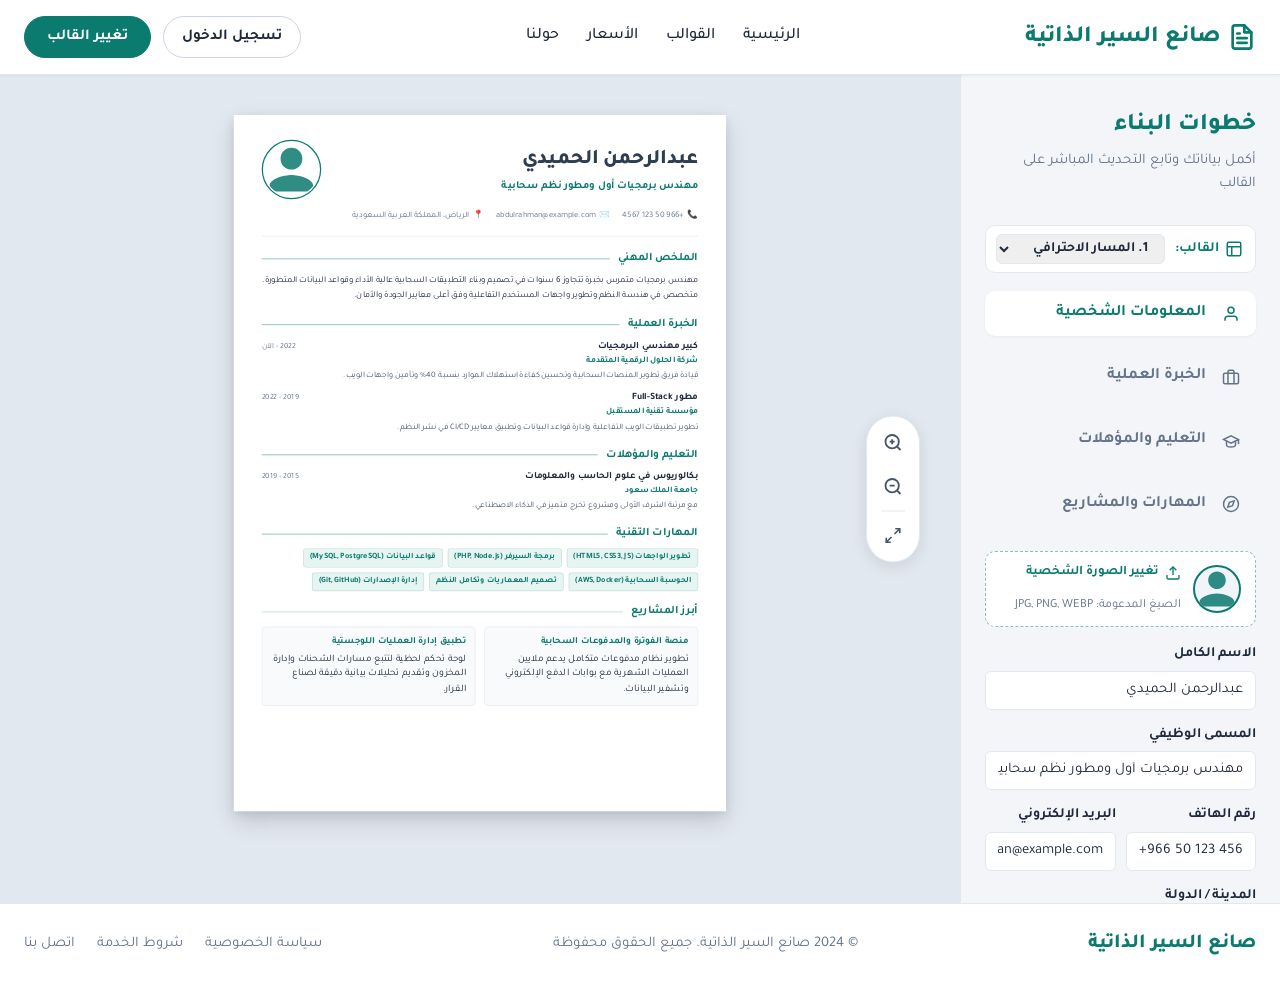
<file: builder.html>
<!DOCTYPE html>
<html lang="ar" dir="rtl">
<head>
  <meta charset="UTF-8">
  <meta name="viewport" content="width=device-width, initial-scale=1.0">
  <title>صانع السير الذاتية | مساحة العمل ومحرر القوالب</title>
  
  <!-- خط تجوال من Google Fonts -->
  <link rel="preconnect" href="https://fonts.googleapis.com">
  <link rel="preconnect" href="https://fonts.gstatic.com" crossorigin>
  <link href="https://fonts.googleapis.com/css2?family=Tajawal:wght@300;400;500;700;800&display=swap" rel="stylesheet">
  
  <!-- ملفات التنسيقات -->
  <link rel="stylesheet" href="global.css">
  <link rel="stylesheet" href="cv-templates.css">
</head>
<body>

  <!-- ========================================================================
       1. الهيدر العام (Site Header)
       ======================================================================== -->
  <header class="site-header no-print">
    <div class="header-inner">
      <!-- الشعار -->
      <a href="index.html" class="site-logo">
        <svg width="28" height="28" viewBox="0 0 24 24" fill="none" stroke="currentColor" stroke-width="2.3" stroke-linecap="round" stroke-linejoin="round">
          <path d="M14 2H6a2 2 0 0 0-2 2v16a2 2 0 0 0 2 2h12a2 2 0 0 0 2-2V8z"></path>
          <polyline points="14 2 14 8 20 8"></polyline>
          <line x1="16" y1="13" x2="8" y2="13"></line>
          <line x1="16" y1="17" x2="8" y2="17"></line>
          <polyline points="10 9 9 9 8 9"></polyline>
        </svg>
        <span>صانع السير الذاتية</span>
      </a>

      <!-- روابط التنقل -->
      <nav class="main-nav">
        <a href="index.html" class="nav-link">الرئيسية</a>
        <a href="templates.html" class="nav-link">القوالب</a>
        <a href="#pricing" class="nav-link">الأسعار</a>
        <a href="#about" class="nav-link">حولنا</a>
      </nav>

      <!-- أزرار الإجراء -->
      <div class="header-actions">
        <a href="#login" class="btn-login">تسجيل الدخول</a>
        <a href="templates.html" class="btn-start">تغيير القالب</a>
      </div>
    </div>
  </header>

  <!-- ========================================================================
       2. واجهة مساحة العمل (Builder Layout)
       القسم الأيمن: نافذة إدخال البيانات والخطوات (25%)
       القسم الأيسر: المعاينة الحية لورقة A4 للقالب المختار (75%)
       ======================================================================== -->
  <main class="builder-layout">

    <!-- القسم الأيمن: نافذة وشريط إدخال البيانات -->
    <aside class="builder-sidebar no-print">
      
      <div>
        <div class="sidebar-heading-area">
          <h2 class="sidebar-title">خطوات البناء</h2>
          <p class="sidebar-subtitle">أكمل بياناتك وتابع التحديث المباشر على القالب</p>
        </div>

        <!-- شريط اختيار وتبديل القالب لحظياً -->
        <div class="template-selector-bar">
          <span class="template-selector-label">
            <svg width="18" height="18" viewBox="0 0 24 24" fill="none" stroke="currentColor" stroke-width="2">
              <rect x="3" y="3" width="18" height="18" rx="2" ry="2"></rect>
              <line x1="3" y1="9" x2="21" y2="9"></line>
              <line x1="9" y1="21" x2="9" y2="9"></line>
            </svg>
            القالب:
          </span>
          <select id="themeSelect" class="template-dropdown">
            <option value="theme-professional">1. المسار الاحترافي</option>
            <option value="theme-creative">2. القالب الإبداعي</option>
            <option value="theme-modern">3. الرؤية الحديثة</option>
            <option value="theme-comprehensive">4. الاحترافي الشامل</option>
          </select>
        </div>

        <!-- قائمة الخطوات الأربع -->
        <ul class="steps-list">
          <li class="step-item active" data-step="1">
            <span class="step-icon">
              <svg width="18" height="18" viewBox="0 0 24 24" fill="none" stroke="currentColor" stroke-width="2">
                <path d="M20 21v-2a4 4 0 0 0-4-4H8a4 4 0 0 0-4 4v2"></path>
                <circle cx="12" cy="7" r="4"></circle>
              </svg>
            </span>
            <span class="step-text">المعلومات الشخصية</span>
          </li>

          <li class="step-item" data-step="2">
            <span class="step-icon">
              <svg width="18" height="18" viewBox="0 0 24 24" fill="none" stroke="currentColor" stroke-width="2">
                <rect x="2" y="7" width="20" height="14" rx="2" ry="2"></rect>
                <path d="M16 21V5a2 2 0 0 0-2-2h-4a2 2 0 0 0-2 2v16"></path>
              </svg>
            </span>
            <span class="step-text">الخبرة العملية</span>
          </li>

          <li class="step-item" data-step="3">
            <span class="step-icon">
              <svg width="18" height="18" viewBox="0 0 24 24" fill="none" stroke="currentColor" stroke-width="2">
                <path d="M22 10v6M2 10l10-5 10 5-10 5z"></path>
                <path d="M6 12v5c0 2 2 3 6 3s6-1 6-3v-5"></path>
              </svg>
            </span>
            <span class="step-text">التعليم والمؤهلات</span>
          </li>

          <li class="step-item" data-step="4">
            <span class="step-icon">
              <svg width="18" height="18" viewBox="0 0 24 24" fill="none" stroke="currentColor" stroke-width="2">
                <circle cx="12" cy="12" r="10"></circle>
                <polygon points="16.24 7.76 14.12 14.12 7.76 16.24 9.88 9.88 16.24 7.76"></polygon>
              </svg>
            </span>
            <span class="step-text">المهارات والمشاريع</span>
          </li>
        </ul>

        <!-- نافذة ونموذج إدخال البيانات (Form) المربوط حياً -->
        <form id="cvBuilderForm" class="builder-form-wrapper">
          
          <!-- القسم 1: المعلومات الشخصية -->
          <div class="step-panel active" id="panel-1">
            <!-- رفع الصورة الشخصية -->
            <div class="sidebar-avatar-upload">
              <img id="sidebarAvatarImg" src="data:image/svg+xml,%3Csvg xmlns='http://www.w3.org/2000/svg' width='100' height='100' viewBox='0 0 24 24' fill='%230b7a6f'%3E%3Cpath d='M12 12c2.7 0 4.8-2.1 4.8-4.8S14.7 2.4 12 2.4 7.2 4.5 7.2 7.2 9.3 12 12 12zm0 2.4c-3.2 0-9.6 1.6-9.6 4.8v2.4h19.2v-2.4c0-3.2-6.4-4.8-9.6-4.8z' opacity='0.85'/%3E%3C/svg%3E" alt="معاينة الصورة" class="sidebar-avatar-preview">
              <div class="avatar-upload-action">
                <label for="in-photo" class="btn-upload-label">
                  <svg width="16" height="16" viewBox="0 0 24 24" fill="none" stroke="currentColor" stroke-width="2">
                    <path d="M21 15v4a2 2 0 0 1-2 2H5a2 2 0 0 1-2-2v-4"></path>
                    <polyline points="17 8 12 3 7 8"></polyline>
                    <line x1="12" y1="3" x2="12" y2="15"></line>
                  </svg>
                  <span>تغيير الصورة الشخصية</span>
                </label>
                <input type="file" id="in-photo" name="profile_image" accept="image/*">
                <span class="form-hint">الصيغ المدعومة: JPG, PNG, WEBP</span>
              </div>
            </div>

            <div class="form-group">
              <label for="in-name">الاسم الكامل</label>
              <input type="text" id="in-name" name="full_name" value="عبدالرحمن الحميدي" required>
            </div>

            <div class="form-group">
              <label for="in-title">المسمى الوظيفي</label>
              <input type="text" id="in-title" name="job_title" value="مهندس برمجيات أول ومطور نظم سحابية" required>
            </div>

            <div class="form-row">
              <div class="form-group">
                <label for="in-phone">رقم الهاتف</label>
                <input type="tel" id="in-phone" name="phone" value="+966 50 123 4567" required>
              </div>
              <div class="form-group">
                <label for="in-email">البريد الإلكتروني</label>
                <input type="email" id="in-email" name="email" value="abdulrahman@example.com" required>
              </div>
            </div>

            <div class="form-group">
              <label for="in-location">المدينة / الدولة</label>
              <input type="text" id="in-location" name="location" value="الرياض، المملكة العربية السعودية">
            </div>

            <div class="form-group">
              <label for="in-bio">النبذة الشخصية (Bio)</label>
              <textarea id="in-bio" name="bio" rows="4">مهندس برمجيات متمرس بخبرة تتجاوز 6 سنوات في تصميم وبناء التطبيقات السحابية عالية الأداء وقواعد البيانات المتطورة. متخصص في هندسة النظم وتطوير واجهات المستخدم التفاعلية وفق أعلى معايير الجودة والأمان.</textarea>
            </div>
          </div>

          <!-- القسم 2: الخبرة العملية -->
          <div class="step-panel" id="panel-2">
            <div class="form-group">
              <label for="in-experience">الخبرات الوظيفية (كل خبرة في سطر، افصل بين المسمى والشركة والوصف بنجمة *)</label>
              <textarea id="in-experience" name="experience" rows="8">كبير مهندسي البرمجيات * شركة الحلول الرقمية المتقدمة (2022 - الآن) * قيادة فريق تطوير المنصات السحابية وتحسين كفاءة استهلاك الموارد بنسبة 40% وتأمين واجهات الويب.
مطور Full-Stack * مؤسسة تقنية المستقبل (2019 - 2022) * تطوير تطبيقات الويب التفاعلية وإدارة قواعد البيانات وتطبيق معايير CI/CD في نشر النظم.</textarea>
              <span class="form-hint">مثال: المسمى الوظيفي * الشركة والفترة * الوصف والمهام</span>
            </div>
          </div>

          <!-- القسم 3: التعليم والمؤهلات -->
          <div class="step-panel" id="panel-3">
            <div class="form-group">
              <label for="in-education">المؤهلات الأكاديمية (كل مؤهل في سطر، افصل بين الدرجة والجامعة بنجمة *)</label>
              <textarea id="in-education" name="education" rows="6">بكالوريوس في علوم الحاسب والمعلومات * جامعة الملك سعود (2015 - 2019) * مع مرتبة الشرف الأولى ومشروع تخرج متميز في الذكاء الاصطناعي.</textarea>
              <span class="form-hint">مثال: المؤهل * الجامعة والسنة * التقدير</span>
            </div>
          </div>

          <!-- القسم 4: المهارات والمشاريع -->
          <div class="step-panel" id="panel-4">
            <div class="form-group">
              <label for="in-skills">المهارات التقنية (مهارة واحدة في كل سطر)</label>
              <textarea id="in-skills" name="skills" rows="4">تطوير الواجهات (HTML5, CSS3, JS)
برمجة السيرفر (PHP, Node.js)
قواعد البيانات (MySQL, PostgreSQL)
الحوسبة السحابية (AWS, Docker)
تصميم المعماريات وتكامل النظم
إدارة الإصدارات (Git, GitHub)</textarea>
            </div>

            <div class="form-group">
              <label for="in-projects">أبرز المشاريع (كل مشروع في سطر، افصل بين العنوان والوصف بنجمة *)</label>
              <textarea id="in-projects" name="projects" rows="4">منصة الفوترة والمدفوعات السحابية * تطوير نظام مدفوعات متكامل يدعم ملايين العمليات الشهرية مع بوابات الدفع الإلكتروني وتشفير البيانات.
تطبيق إدارة العمليات اللوجستية * لوحة تحكم لحظية لتتبع مسارات الشحنات وإدارة المخزون وتقديم تحليلات بيانية دقيقة لصناع القرار.</textarea>
            </div>
          </div>

          <!-- زر الحفظ في MySQL -->
          <div style="margin-top: 14px;">
            <button type="submit" id="btnSaveCv" class="btn-pdf-download" style="width:100%; border:none; background-color:#0b7a6f; color:#ffffff;">
              <svg width="18" height="18" viewBox="0 0 24 24" fill="none" stroke="currentColor" stroke-width="2">
                <path d="M19 21H5a2 2 0 0 1-2-2V5a2 2 0 0 1 2-2h11l5 5v11a2 2 0 0 1-2 2z"></path>
                <polyline points="17 21 17 13 7 13 7 21"></polyline>
                <polyline points="7 3 7 8 15 8"></polyline>
              </svg>
              <span>حفظ السيرة الذاتية</span>
            </button>
          </div>

        </form>
      </div>

      <!-- أزرار الإجراءات السفلية -->
      <div class="sidebar-bottom-actions">
        <button type="button" class="btn-pdf-download" onclick="window.print()">
          <svg width="20" height="20" viewBox="0 0 24 24" fill="none" stroke="currentColor" stroke-width="2.2">
            <path d="M14 2H6a2 2 0 0 0-2 2v16a2 2 0 0 0 2 2h12a2 2 0 0 0 2-2V8z"></path>
            <polyline points="14 2 14 8 20 8"></polyline>
            <line x1="16" y1="13" x2="8" y2="13"></line>
            <line x1="16" y1="17" x2="8" y2="17"></line>
            <polyline points="10 9 9 9 8 9"></polyline>
          </svg>
          <span>تحميل وتصدير PDF</span>
        </button>

        <a href="templates.html" class="btn-edit-data">
          <svg width="18" height="18" viewBox="0 0 24 24" fill="none" stroke="currentColor" stroke-width="2.2">
            <rect x="3" y="3" width="7" height="7"></rect>
            <rect x="14" y="3" width="7" height="7"></rect>
            <rect x="14" y="14" width="7" height="7"></rect>
            <rect x="3" y="14" width="7" height="7"></rect>
          </svg>
          <span>تصفح قوالب أخرى</span>
        </a>
      </div>

    </aside>

    <!-- القسم الأيسر: منطقة المعاينة الحية لورقة A4 (75%) -->
    <section class="builder-preview-area">
      
      <!-- ====================================================================
           هيكل HTML الموحد الوحيد للقوالب الأربعة (Single Unified DOM)
           يتغير شكل الورقة بالكامل فقط بتغيير الـ Class في الحاوية الرئيسية
           ==================================================================== -->
      <div id="cv-container" class="theme-professional" dir="rtl">

        <!-- 1. رأس السيرة الذاتية (Header) -->
        <header class="cv-header" id="cv-header">
          
          <div class="cv-header-top">
            <!-- بيانات الاسم والمسمى -->
            <div class="cv-identity-box">
              <h1 id="cv-name">عبدالرحمن الحميدي</h1>
              <p id="cv-title">مهندس برمجيات أول ومطور نظم سحابية</p>
            </div>

            <!-- الصورة الشخصية -->
            <div class="cv-photo-box">
              <img id="cv-image" src="data:image/svg+xml,%3Csvg xmlns='http://www.w3.org/2000/svg' width='140' height='140' viewBox='0 0 24 24' fill='%230b7a6f'%3E%3Cpath d='M12 12c2.7 0 4.8-2.1 4.8-4.8S14.7 2.4 12 2.4 7.2 4.5 7.2 7.2 9.3 12 12 12zm0 2.4c-3.2 0-9.6 1.6-9.6 4.8v2.4h19.2v-2.4c0-3.2-6.4-4.8-9.6-4.8z' opacity='0.85'/%3E%3C/svg%3E" alt="الصورة الشخصية">
            </div>
          </div>

          <!-- معلومات الاتصال -->
          <div class="cv-contact-box" id="cv-contact">
            <div class="cv-contact-item">
              <span class="contact-icon">📞</span>
              <span id="cv-phone">+966 50 123 4567</span>
            </div>
            <div class="cv-contact-item">
              <span class="contact-icon">✉️</span>
              <span id="cv-email">abdulrahman@example.com</span>
            </div>
            <div class="cv-contact-item">
              <span class="contact-icon">📍</span>
              <span id="cv-location">الرياض، المملكة العربية السعودية</span>
            </div>
          </div>

        </header>

        <!-- 2. جسم السيرة الذاتية الرئيسي (Main Content) -->
        <main class="cv-main" id="cv-main">

          <!-- قسم النبذة الشخصية (Bio) -->
          <section class="cv-section cv-bio-section" id="section-bio">
            <div class="cv-section-header">
              <h2 class="cv-section-title">الملخص المهني</h2>
              <span class="cv-section-line"></span>
            </div>
            <p id="cv-bio">
              مهندس برمجيات متمرس بخبرة تتجاوز 6 سنوات في تصميم وبناء التطبيقات السحابية عالية الأداء وقواعد البيانات المتطورة. متخصص في هندسة النظم وتطوير واجهات المستخدم التفاعلية وفق أعلى معايير الجودة والأمان.
            </p>
          </section>

          <!-- قسم الخبرة العملية (Experience) -->
          <section class="cv-section cv-exp-section" id="section-experience">
            <div class="cv-section-header">
              <h2 class="cv-section-title">الخبرة العملية</h2>
              <span class="cv-section-line"></span>
            </div>
            <div class="cv-timeline" id="cv-experience">
              
              <div class="timeline-item">
                <div class="item-head">
                  <h3 class="item-title">كبير مهندسي البرمجيات</h3>
                  <span class="item-date">2022 - الآن</span>
                </div>
                <div class="item-subtitle">شركة الحلول الرقمية المتقدمة | الرياض</div>
                <p class="item-desc">
                  قيادة فريق تطوير المنصات السحابية، تحسين كفاءة استهلاك الموارد بنسبة 40%، وتأمين الواجهات البرمجية وتوسيعها.
                </p>
              </div>

              <div class="timeline-item">
                <div class="item-head">
                  <h3 class="item-title">مطور Full-Stack</h3>
                  <span class="item-date">2019 - 2022</span>
                </div>
                <div class="item-subtitle">مؤسسة تقنية المستقبل | الرياض</div>
                <p class="item-desc">
                  تطوير تطبيقات الويب التفاعلية، بناء وإدارة قواعد البيانات، والمشاركة في أتمتة عمليات النشر والاختبار المستمر (CI/CD).
                </p>
              </div>

            </div>
          </section>

          <!-- قسم التعليم والمؤهلات (Education) -->
          <section class="cv-section cv-edu-section" id="section-education">
            <div class="cv-section-header">
              <h2 class="cv-section-title">التعليم والمؤهلات</h2>
              <span class="cv-section-line"></span>
            </div>
            <div class="cv-edu-list" id="cv-education">
              
              <div class="edu-item">
                <div class="item-head">
                  <h3 class="item-title">بكالوريوس في علوم الحاسب والمعلومات</h3>
                  <span class="item-date">2015 - 2019</span>
                </div>
                <div class="item-subtitle">جامعة الملك سعود | مع مرتبة الشرف الأولى</div>
                <p class="item-desc">مشروع التخرج: بناء نظام ذكي لإدارة وتوزيع البيانات بالذكاء الاصطناعي.</p>
              </div>

            </div>
          </section>

          <!-- قسم المهارات التقنية (Skills) -->
          <section class="cv-section cv-skills-section" id="section-skills">
            <div class="cv-section-header">
              <h2 class="cv-section-title">المهارات التقنية</h2>
              <span class="cv-section-line"></span>
            </div>
            <div class="cv-skills-grid" id="cv-skills">
              <div class="skill-pill">تطوير الواجهات (HTML5, CSS3, JS)</div>
              <div class="skill-pill">برمجة السيرفر (PHP, Node.js)</div>
              <div class="skill-pill">قواعد البيانات (MySQL, PostgreSQL)</div>
              <div class="skill-pill">الحوسبة السحابية (AWS, Docker)</div>
              <div class="skill-pill">تصميم المعماريات وتكامل النظم</div>
              <div class="skill-pill">إدارة الإصدارات (Git, GitHub)</div>
            </div>
          </section>

          <!-- قسم المشاريع والإنجازات (Projects) -->
          <section class="cv-section cv-projects-section" id="section-projects">
            <div class="cv-section-header">
              <h2 class="cv-section-title">أبرز المشاريع</h2>
              <span class="cv-section-line"></span>
            </div>
            <div class="cv-projects-grid" id="cv-projects">
              
              <div class="project-card">
                <h4 class="project-title">منصة الفوترة والمدفوعات السحابية</h4>
                <p class="project-desc">
                  تطوير نظام مدفوعات متكامل يدعم ملايين العمليات الشهرية مع بوابات الدفع الإلكتروني وتشفير البيانات.
                </p>
              </div>

              <div class="project-card">
                <h4 class="project-title">تطبيق إدارة العمليات اللوجستية</h4>
                <p class="project-desc">
                  لوحة تحكم لحظية لتتبع مسارات الشحنات وإدارة المخزون وتقديم تحليلات بيانية دقيقة لصناع القرار.
                </p>
              </div>

            </div>
          </section>

        </main>

      </div>

      <!-- أزرار التحكم الصغيرة العائمة على يمين الورقة -->
      <div class="floating-zoom-toolbar no-print">
        <button type="button" class="zoom-btn" id="btnZoomIn" title="تكبير الورقة">
          <svg width="20" height="20" viewBox="0 0 24 24" fill="none" stroke="currentColor" stroke-width="2.2">
            <circle cx="11" cy="11" r="8"></circle>
            <line x1="21" y1="21" x2="16.65" y2="16.65"></line>
            <line x1="11" y1="8" x2="11" y2="14"></line>
            <line x1="8" y1="11" x2="14" y2="11"></line>
          </svg>
        </button>

        <button type="button" class="zoom-btn" id="btnZoomOut" title="تصغير الورقة">
          <svg width="20" height="20" viewBox="0 0 24 24" fill="none" stroke="currentColor" stroke-width="2.2">
            <circle cx="11" cy="11" r="8"></circle>
            <line x1="21" y1="21" x2="16.65" y2="16.65"></line>
            <line x1="8" y1="11" x2="14" y2="11"></line>
          </svg>
        </button>

        <span class="zoom-divider"></span>

        <button type="button" class="zoom-btn" id="btnFullscreen" title="ملء الشاشة">
          <svg width="18" height="18" viewBox="0 0 24 24" fill="none" stroke="currentColor" stroke-width="2.2">
            <polyline points="15 3 21 3 21 9"></polyline>
            <polyline points="9 21 3 21 3 15"></polyline>
            <line x1="21" y1="3" x2="14" y2="10"></line>
            <line x1="3" y1="21" x2="10" y2="14"></line>
          </svg>
        </button>
      </div>

    </section>

  </main>

  <!-- ========================================================================
       3. الفوتر العام (Site Footer)
       ======================================================================== -->
  <footer class="site-footer no-print">
    <div class="footer-inner">
      <div class="footer-brand">صانع السير الذاتية</div>
      <div>&copy; 2024 صانع السير الذاتية. جميع الحقوق محفوظة</div>
      <ul class="footer-links">
        <li><a href="#privacy">سياسة الخصوصية</a></li>
        <li><a href="#terms">شروط الخدمة</a></li>
        <li><a href="#contact">اتصل بنا</a></li>
      </ul>
    </div>
  </footer>

  <!-- محرك القوالب والربط الحي المحدث -->
  <script src="builder.js"></script>
</body>
</html>
</file>
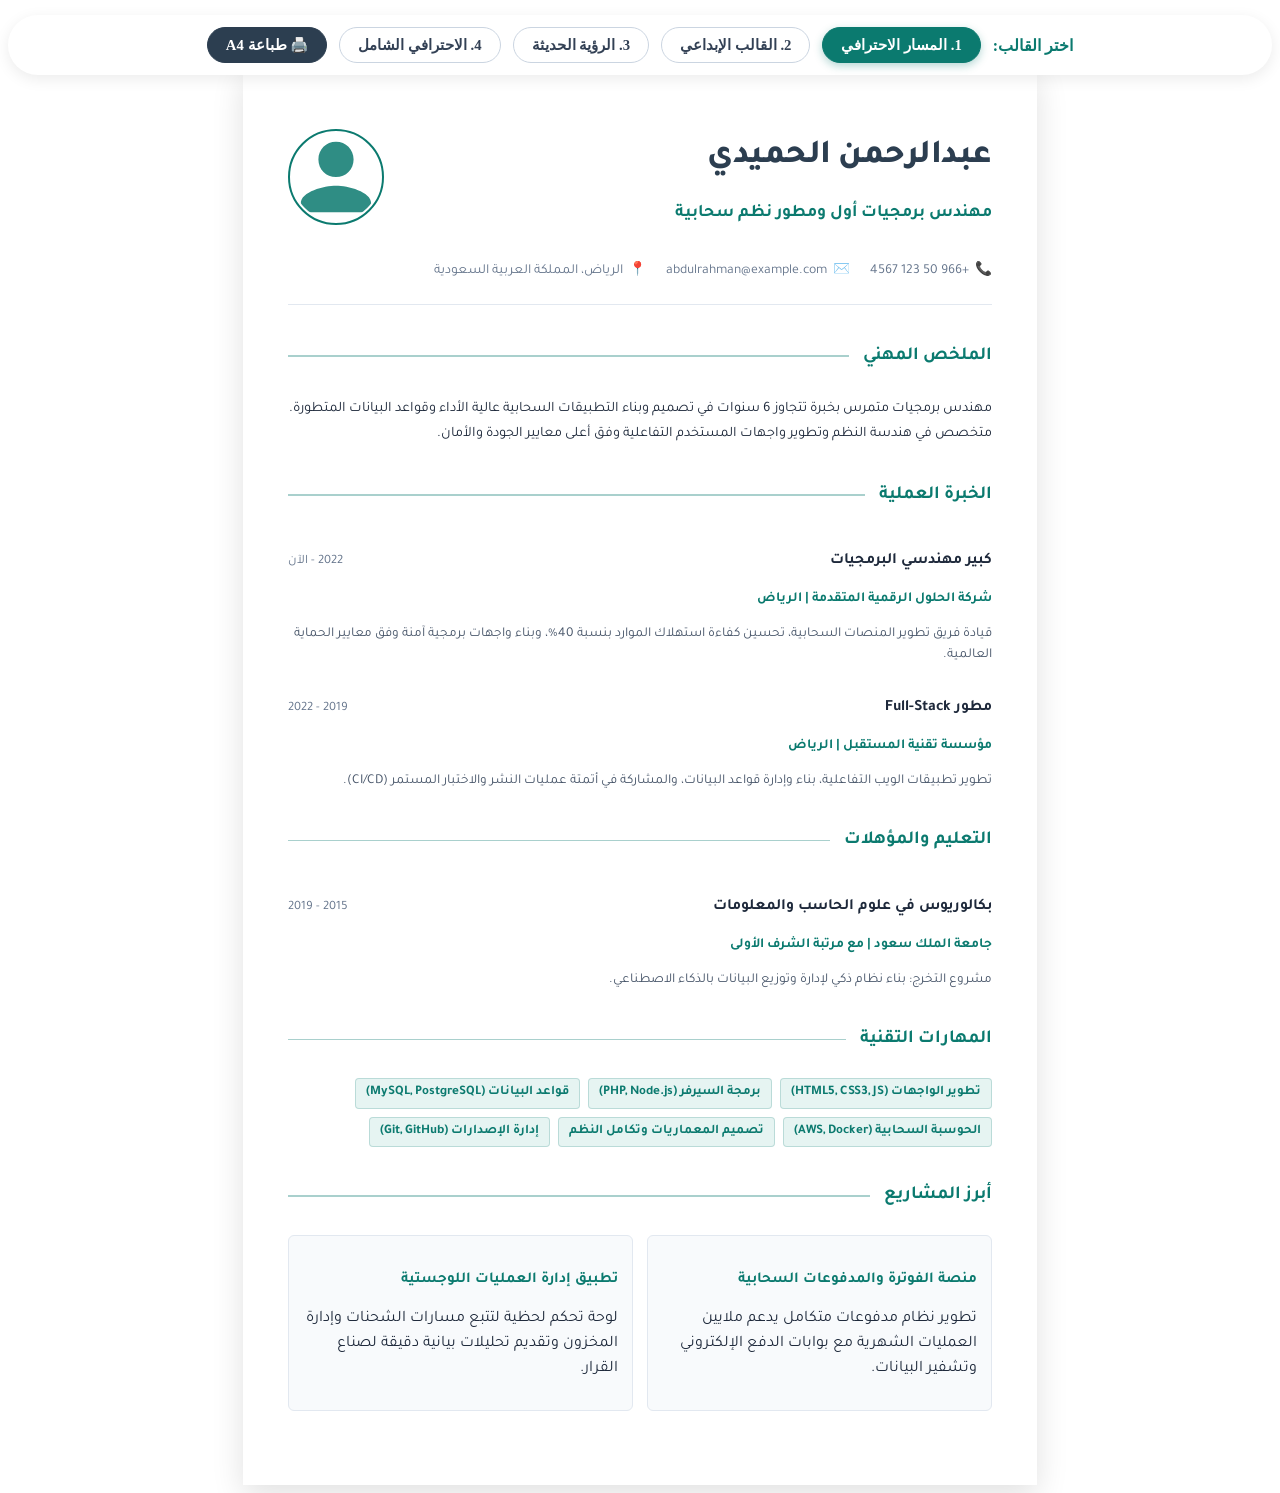
<file: cv-templates-demo.html>
<!DOCTYPE html>
<html lang="ar" dir="rtl">
<head>
  <meta charset="UTF-8">
  <meta name="viewport" content="width=device-width, initial-scale=1.0">
  <title>القوالب الأربعة للسيرة الذاتية | A4 CV Templates</title>
  
  <!-- خط تجوال من Google Fonts -->
  <link rel="preconnect" href="https://fonts.googleapis.com">
  <link rel="preconnect" href="https://fonts.gstatic.com" crossorigin>
  <link href="https://fonts.googleapis.com/css2?family=Tajawal:wght@300;400;500;700;800&display=swap" rel="stylesheet">
  
  <!-- ملف التنسيقات الشامل للقوالب الأربعة -->
  <link rel="stylesheet" href="cv-templates.css">

  <style>
    /* شريط التبديل التجريبي السريع بين القوالب */
    .theme-switcher-bar {
      background: #ffffff;
      padding: 12px 24px;
      border-radius: 50px;
      box-shadow: 0 4px 15px rgba(0, 0, 0, 0.08);
      display: flex;
      align-items: center;
      gap: 12px;
      flex-wrap: wrap;
      justify-content: center;
      position: sticky;
      top: 15px;
      z-index: 1000;
    }

    .theme-btn {
      padding: 8px 18px;
      border-radius: 25px;
      font-size: 0.92rem;
      font-weight: 700;
      cursor: pointer;
      border: 1px solid #cbd5e1;
      background: #ffffff;
      color: #334155;
      font-family: inherit;
      transition: all 0.2s;
    }

    .theme-btn:hover {
      border-color: #0b7a6f;
      color: #0b7a6f;
    }

    .theme-btn.active {
      background: #0b7a6f;
      color: #ffffff;
      border-color: #0b7a6f;
      box-shadow: 0 3px 8px rgba(11, 122, 111, 0.3);
    }

    .print-action-btn {
      background: #2c3e50;
      color: #ffffff;
      border: 1px solid #2c3e50;
      padding: 8px 18px;
      border-radius: 25px;
      font-size: 0.92rem;
      font-weight: 700;
      cursor: pointer;
      font-family: inherit;
    }

    .print-action-btn:hover {
      background: #1a252f;
    }
  </style>
</head>
<body>

  <!-- شريط التحكم لاختبار التبديل بين القوالب (يُخفى عند الطباعة) -->
  <div class="theme-switcher-bar no-print">
    <span style="font-weight: 700; color: #0b7a6f;">اختر القالب:</span>
    <button type="button" class="theme-btn active" onclick="setTheme('theme-professional')">1. المسار الاحترافي</button>
    <button type="button" class="theme-btn" onclick="setTheme('theme-creative')">2. القالب الإبداعي</button>
    <button type="button" class="theme-btn" onclick="setTheme('theme-modern')">3. الرؤية الحديثة</button>
    <button type="button" class="theme-btn" onclick="setTheme('theme-comprehensive')">4. الاحترافي الشامل</button>
    <button type="button" class="print-action-btn" onclick="window.print()">🖨️ طباعة A4</button>
  </div>

  <!-- ========================================================================
       هيكل الـ HTML الموحد الوحيد (Single Unified DOM)
       يتم التبديل بين القوالب فقط بتغيير الـ Class في الحاوية الرئيسية
       ======================================================================== -->
  <div id="cv-container" class="theme-professional" dir="rtl">

    <!-- 1. رأس السيرة الذاتية (Header) -->
    <header class="cv-header" id="cv-header">
      
      <!-- تجميع الهوية والصورة للتوافق مع الترتيب الأفقي -->
      <div class="cv-header-top">
        <!-- بيانات الاسم والمسمى -->
        <div class="cv-identity-box">
          <h1 id="cv-name">عبدالرحمن الحميدي</h1>
          <p id="cv-title">مهندس برمجيات أول ومطور نظم سحابية</p>
        </div>

        <!-- الصورة الشخصية -->
        <div class="cv-photo-box">
          <img id="cv-image" src="data:image/svg+xml,%3Csvg xmlns='http://www.w3.org/2000/svg' width='140' height='140' viewBox='0 0 24 24' fill='%230b7a6f'%3E%3Cpath d='M12 12c2.7 0 4.8-2.1 4.8-4.8S14.7 2.4 12 2.4 7.2 4.5 7.2 7.2 9.3 12 12 12zm0 2.4c-3.2 0-9.6 1.6-9.6 4.8v2.4h19.2v-2.4c0-3.2-6.4-4.8-9.6-4.8z' opacity='0.85'/%3E%3C/svg%3E" alt="عبدالرحمن الحميدي">
        </div>
      </div>

      <!-- معلومات الاتصال -->
      <div class="cv-contact-box" id="cv-contact">
        <div class="cv-contact-item">
          <span class="contact-icon">📞</span>
          <span id="cv-phone">+966 50 123 4567</span>
        </div>
        <div class="cv-contact-item">
          <span class="contact-icon">✉️</span>
          <span id="cv-email">abdulrahman@example.com</span>
        </div>
        <div class="cv-contact-item">
          <span class="contact-icon">📍</span>
          <span id="cv-location">الرياض، المملكة العربية السعودية</span>
        </div>
      </div>

    </header>

    <!-- 2. جسم السيرة الذاتية (Main Content) -->
    <main class="cv-main" id="cv-main">

      <!-- قسم النبذة الشخصية (Bio) -->
      <section class="cv-section cv-bio-section" id="section-bio">
        <div class="cv-section-header">
          <h2 class="cv-section-title">الملخص المهني</h2>
          <span class="cv-section-line"></span>
        </div>
        <p id="cv-bio">
          مهندس برمجيات متمرس بخبرة تتجاوز 6 سنوات في تصميم وبناء التطبيقات السحابية عالية الأداء وقواعد البيانات المتطورة. متخصص في هندسة النظم وتطوير واجهات المستخدم التفاعلية وفق أعلى معايير الجودة والأمان.
        </p>
      </section>

      <!-- قسم الخبرة العملية (Experience) -->
      <section class="cv-section cv-exp-section" id="section-experience">
        <div class="cv-section-header">
          <h2 class="cv-section-title">الخبرة العملية</h2>
          <span class="cv-section-line"></span>
        </div>
        <div class="cv-timeline" id="cv-experience">
          
          <div class="timeline-item">
            <div class="item-head">
              <h3 class="item-title">كبير مهندسي البرمجيات</h3>
              <span class="item-date">2022 - الآن</span>
            </div>
            <div class="item-subtitle">شركة الحلول الرقمية المتقدمة | الرياض</div>
            <p class="item-desc">
              قيادة فريق تطوير المنصات السحابية، تحسين كفاءة استهلاك الموارد بنسبة 40%، وبناء واجهات برمجية آمنة وفق معايير الحماية العالمية.
            </p>
          </div>

          <div class="timeline-item">
            <div class="item-head">
              <h3 class="item-title">مطور Full-Stack</h3>
              <span class="item-date">2019 - 2022</span>
            </div>
            <div class="item-subtitle">مؤسسة تقنية المستقبل | الرياض</div>
            <p class="item-desc">
              تطوير تطبيقات الويب التفاعلية، بناء وإدارة قواعد البيانات، والمشاركة في أتمتة عمليات النشر والاختبار المستمر (CI/CD).
            </p>
          </div>

        </div>
      </section>

      <!-- قسم التعليم والمؤهلات (Education) -->
      <section class="cv-section cv-edu-section" id="section-education">
        <div class="cv-section-header">
          <h2 class="cv-section-title">التعليم والمؤهلات</h2>
          <span class="cv-section-line"></span>
        </div>
        <div class="cv-edu-list" id="cv-education">
          
          <div class="edu-item">
            <div class="item-head">
              <h3 class="item-title">بكالوريوس في علوم الحاسب والمعلومات</h3>
              <span class="item-date">2015 - 2019</span>
            </div>
            <div class="item-subtitle">جامعة الملك سعود | مع مرتبة الشرف الأولى</div>
            <p class="item-desc">مشروع التخرج: بناء نظام ذكي لإدارة وتوزيع البيانات بالذكاء الاصطناعي.</p>
          </div>

        </div>
      </section>

      <!-- قسم المهارات التقنية (Skills) -->
      <section class="cv-section cv-skills-section" id="section-skills">
        <div class="cv-section-header">
          <h2 class="cv-section-title">المهارات التقنية</h2>
          <span class="cv-section-line"></span>
        </div>
        <div class="cv-skills-grid" id="cv-skills">
          <div class="skill-pill">تطوير الواجهات (HTML5, CSS3, JS)</div>
          <div class="skill-pill">برمجة السيرفر (PHP, Node.js)</div>
          <div class="skill-pill">قواعد البيانات (MySQL, PostgreSQL)</div>
          <div class="skill-pill">الحوسبة السحابية (AWS, Docker)</div>
          <div class="skill-pill">تصميم المعماريات وتكامل النظم</div>
          <div class="skill-pill">إدارة الإصدارات (Git, GitHub)</div>
        </div>
      </section>

      <!-- قسم المشاريع والإنجازات (Projects) -->
      <section class="cv-section cv-projects-section" id="section-projects">
        <div class="cv-section-header">
          <h2 class="cv-section-title">أبرز المشاريع</h2>
          <span class="cv-section-line"></span>
        </div>
        <div class="cv-projects-grid" id="cv-projects">
          
          <div class="project-card">
            <h4 class="project-title">منصة الفوترة والمدفوعات السحابية</h4>
            <p class="project-desc">
              تطوير نظام مدفوعات متكامل يدعم ملايين العمليات الشهرية مع بوابات الدفع الإلكتروني وتشفير البيانات.
            </p>
          </div>

          <div class="project-card">
            <h4 class="project-title">تطبيق إدارة العمليات اللوجستية</h4>
            <p class="project-desc">
              لوحة تحكم لحظية لتتبع مسارات الشحنات وإدارة المخزون وتقديم تحليلات بيانية دقيقة لصناع القرار.
            </p>
          </div>

        </div>
      </section>

    </main>

  </div>

  <script>
    // دالة التبديل البسيطة للـ Class لاختبار الأشكال الأربعة
    function setTheme(themeName) {
      const container = document.getElementById('cv-container');
      container.className = themeName;

      // تحديث حالة الأزرار
      const buttons = document.querySelectorAll('.theme-btn');
      buttons.forEach(btn => btn.classList.remove('active'));
      event.target.classList.add('active');
    }
  </script>

</body>
</html>
</file>
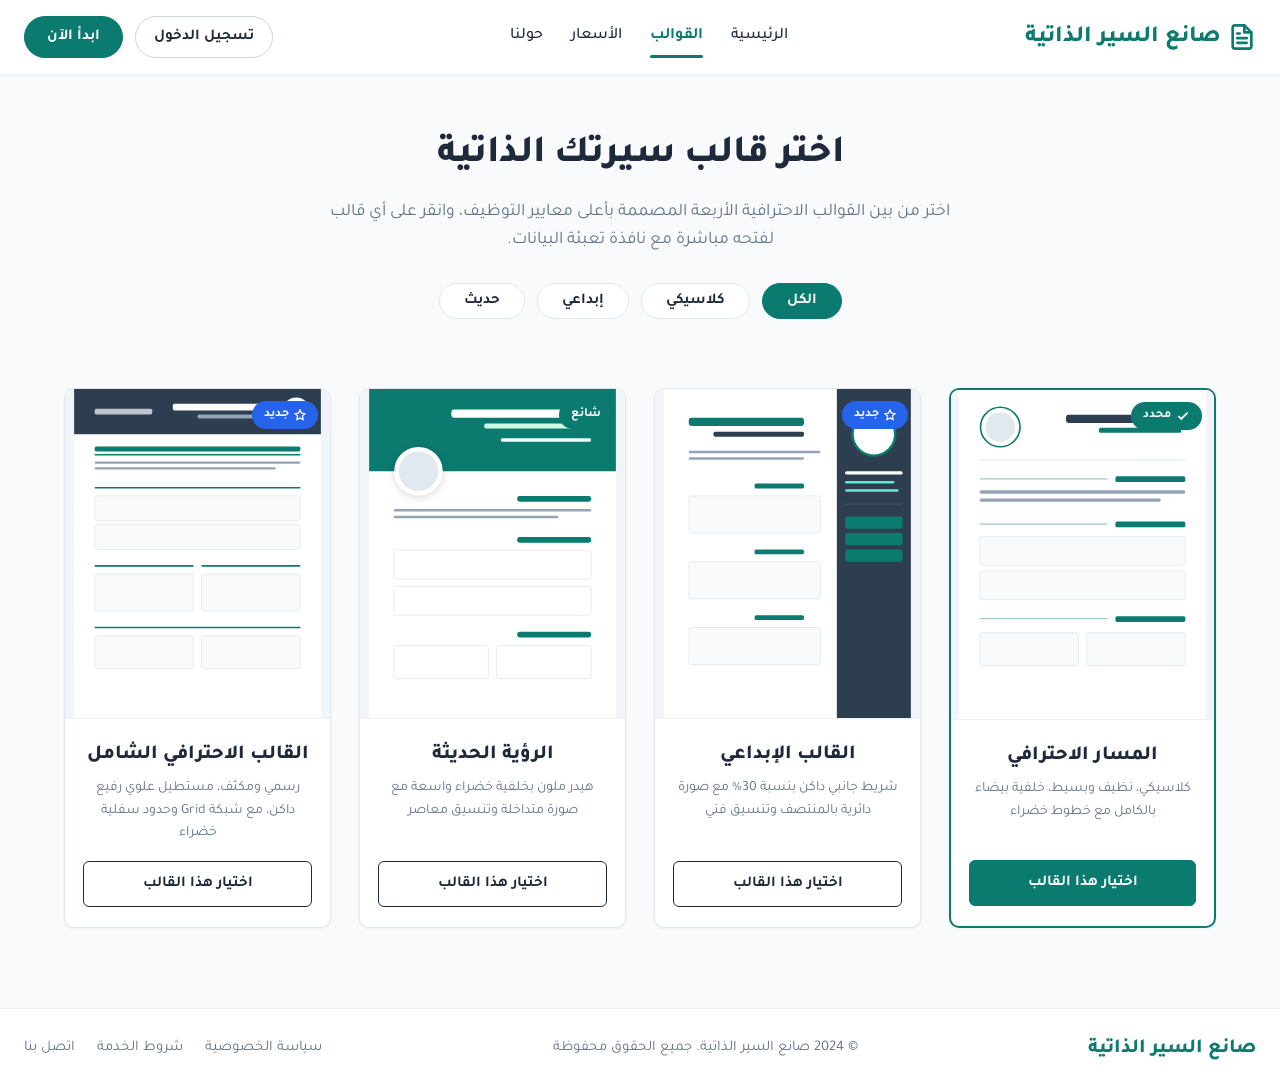
<file: templates.html>
<!DOCTYPE html>
<html lang="ar" dir="rtl">
<head>
  <meta charset="UTF-8">
  <meta name="viewport" content="width=device-width, initial-scale=1.0">
  <title>صانع السير الذاتية | اختر قالبك الجديد</title>
  
  <!-- خط تجوال من Google Fonts -->
  <link rel="preconnect" href="https://fonts.googleapis.com">
  <link rel="preconnect" href="https://fonts.gstatic.com" crossorigin>
  <link href="https://fonts.googleapis.com/css2?family=Tajawal:wght@300;400;500;700;800&display=swap" rel="stylesheet">
  
  <!-- ملف التنسيقات الشامل -->
  <link rel="stylesheet" href="global.css">
</head>
<body>

  <!-- ========================================================================
       1. الهيدر العام (Site Header)
       ======================================================================== -->
  <header class="site-header">
    <div class="header-inner">
      <!-- الشعار -->
      <a href="index.html" class="site-logo">
        <svg width="28" height="28" viewBox="0 0 24 24" fill="none" stroke="currentColor" stroke-width="2.3" stroke-linecap="round" stroke-linejoin="round">
          <path d="M14 2H6a2 2 0 0 0-2 2v16a2 2 0 0 0 2 2h12a2 2 0 0 0 2-2V8z"></path>
          <polyline points="14 2 14 8 20 8"></polyline>
          <line x1="16" y1="13" x2="8" y2="13"></line>
          <line x1="16" y1="17" x2="8" y2="17"></line>
          <polyline points="10 9 9 9 8 9"></polyline>
        </svg>
        <span>صانع السير الذاتية</span>
      </a>

      <!-- روابط التنقل (القوالب نشطة) -->
      <nav class="main-nav">
        <a href="index.html" class="nav-link">الرئيسية</a>
        <a href="templates.html" class="nav-link active">القوالب</a>
        <a href="#pricing" class="nav-link">الأسعار</a>
        <a href="#about" class="nav-link">حولنا</a>
      </nav>

      <!-- أزرار الإجراء -->
      <div class="header-actions">
        <a href="#login" class="btn-login">تسجيل الدخول</a>
        <a href="builder.html?theme=theme-professional" class="btn-start">ابدأ الآن</a>
      </div>
    </div>
  </header>

  <main class="container">
    <!-- ========================================================================
         2. عنوان ووصف صفحة القوالب الجديدة
         ======================================================================== -->
    <header class="templates-page-header">
      <h1>اختر قالب سيرتك الذاتية</h1>
      <p>اختر من بين القوالب الاحترافية الأربعة المصممة بأعلى معايير التوظيف، وانقر على أي قالب لفتحه مباشرة مع نافذة تعبئة البيانات.</p>
      
      <!-- أزرار الفلترة الأفقية -->
      <div class="filter-tabs">
        <button type="button" class="filter-btn active" data-filter="all">الكل</button>
        <button type="button" class="filter-btn" data-filter="classic">كلاسيكي</button>
        <button type="button" class="filter-btn" data-filter="creative">إبداعي</button>
        <button type="button" class="filter-btn" data-filter="modern">حديث</button>
      </div>
    </header>

    <!-- ========================================================================
         3. شبكة القوالب الأربعة الجديدة (CSS Grid)
         ======================================================================== -->
    <section class="templates-grid" style="grid-template-columns: repeat(auto-fill, minmax(260px, 1fr));">

      <!-- القالب 1: المسار الاحترافي (theme-professional) -->
      <article class="template-card featured" data-category="classic">
        <span class="card-badge selected">
          <svg width="14" height="14" viewBox="0 0 24 24" fill="none" stroke="currentColor" stroke-width="3">
            <polyline points="20 6 9 17 4 12"></polyline>
          </svg>
          محدد
        </span>
        <div class="template-thumb-wrap">
          <!-- محاكاة القالب الأول بصرياً: صورة أعلى اليسار، اسم أعلى اليمين، خطوط خضراء -->
          <svg viewBox="0 0 300 400" width="100%" height="100%">
            <rect width="300" height="400" fill="#ffffff"/>
            <!-- الهيدر -->
            <rect x="130" y="30" width="140" height="10" rx="3" fill="#2c3e50"/>
            <rect x="170" y="46" width="100" height="6" rx="2" fill="#0b7a6f"/>
            <circle cx="50" cy="45" r="24" fill="#ffffff" stroke="#0b7a6f" stroke-width="2"/>
            <circle cx="50" cy="45" r="18" fill="#e2e8f0"/>
            <line x1="25" y1="85" x2="275" y2="85" stroke="#e2e8f0" stroke-width="1.5"/>
            <!-- الأقسام مع الخط الأخضر الأفقي بجوار العنوان -->
            <rect x="190" y="105" width="85" height="7" rx="2" fill="#0b7a6f"/>
            <line x1="25" y1="108" x2="180" y2="108" stroke="#0b7a6f" stroke-width="1.5" stroke-opacity="0.4"/>
            <rect x="25" y="122" width="250" height="4" rx="2" fill="#94a3b8"/>
            <rect x="25" y="132" width="220" height="4" rx="2" fill="#94a3b8"/>

            <rect x="190" y="160" width="85" height="7" rx="2" fill="#0b7a6f"/>
            <line x1="25" y1="163" x2="180" y2="163" stroke="#0b7a6f" stroke-width="1.5" stroke-opacity="0.4"/>
            <rect x="25" y="178" width="250" height="35" rx="3" fill="#f8fafc" stroke="#e2e8f0"/>
            <rect x="25" y="220" width="250" height="35" rx="3" fill="#f8fafc" stroke="#e2e8f0"/>

            <rect x="190" y="275" width="85" height="7" rx="2" fill="#0b7a6f"/>
            <line x1="25" y1="278" x2="180" y2="278" stroke="#0b7a6f" stroke-width="1.5" stroke-opacity="0.4"/>
            <rect x="25" y="295" width="120" height="40" rx="3" fill="#f8fafc" stroke="#e2e8f0"/>
            <rect x="155" y="295" width="120" height="40" rx="3" fill="#f8fafc" stroke="#e2e8f0"/>
          </svg>
        </div>
        <div class="template-info">
          <h3 class="template-title">المسار الاحترافي</h3>
          <p class="template-desc">كلاسيكي، نظيف وبسيط، خلفية بيضاء بالكامل مع خطوط خضراء</p>
          <a href="builder.html?theme=theme-professional" class="btn-select-template btn-filled">اختيار هذا القالب</a>
        </div>
      </article>

      <!-- القالب 2: القالب الإبداعي (theme-creative) -->
      <article class="template-card" data-category="creative">
        <span class="card-badge new">
          <svg width="12" height="12" viewBox="0 0 24 24" fill="none" stroke="currentColor" stroke-width="2.5">
            <polygon points="12 2 15.09 8.26 22 9.27 17 14.14 18.18 21.02 12 17.77 5.82 21.02 7 14.14 2 9.27 8.91 8.26 12 2"></polygon>
          </svg>
          جديد
        </span>
        <div class="template-thumb-wrap">
          <!-- محاكاة القالب الثاني: شريط جانبي 30% داكن يميناً، 70% أبيض يساراً -->
          <svg viewBox="0 0 300 400" width="100%" height="100%">
            <rect width="300" height="400" fill="#ffffff"/>
            <!-- الشريط الجانبي الداكن (30% يميناً) -->
            <rect x="210" y="0" width="90" height="400" fill="#2c3e50"/>
            <circle cx="255" cy="55" r="26" fill="#ffffff" stroke="#0b7a6f" stroke-width="3"/>
            <rect x="220" y="100" width="70" height="4" rx="2" fill="#ffffff"/>
            <rect x="220" y="112" width="60" height="3" rx="1.5" fill="#5eead4"/>
            <rect x="220" y="122" width="65" height="3" rx="1.5" fill="#5eead4"/>
            <line x1="220" y1="140" x2="290" y2="140" stroke="#475569" stroke-width="1"/>
            <rect x="220" y="155" width="70" height="15" rx="3" fill="#0b7a6f"/>
            <rect x="220" y="175" width="70" height="15" rx="3" fill="#0b7a6f"/>
            <rect x="220" y="195" width="70" height="15" rx="3" fill="#0b7a6f"/>
            <!-- القسم الأيسر (70% أبيض) -->
            <rect x="30" y="35" width="140" height="10" rx="3" fill="#0b7a6f"/>
            <rect x="60" y="52" width="110" height="6" rx="2" fill="#2c3e50"/>
            <rect x="30" y="75" width="160" height="3" rx="1.5" fill="#94a3b8"/>
            <rect x="30" y="83" width="140" height="3" rx="1.5" fill="#94a3b8"/>
            <!-- أقسام المحتوى -->
            <rect x="110" y="115" width="60" height="6" rx="2" fill="#0b7a6f"/>
            <rect x="30" y="130" width="160" height="45" rx="3" fill="#f8fafc" stroke="#e2e8f0"/>
            <rect x="110" y="195" width="60" height="6" rx="2" fill="#0b7a6f"/>
            <rect x="30" y="210" width="160" height="45" rx="3" fill="#f8fafc" stroke="#e2e8f0"/>
            <rect x="110" y="275" width="60" height="6" rx="2" fill="#0b7a6f"/>
            <rect x="30" y="290" width="160" height="45" rx="3" fill="#f8fafc" stroke="#e2e8f0"/>
          </svg>
        </div>
        <div class="template-info">
          <h3 class="template-title">القالب الإبداعي</h3>
          <p class="template-desc">شريط جانبي داكن بنسبة 30% مع صورة دائرية بالمنتصف وتنسيق فني</p>
          <a href="builder.html?theme=theme-creative" class="btn-select-template btn-outline">اختيار هذا القالب</a>
        </div>
      </article>

      <!-- القالب 3: الرؤية الحديثة (theme-modern) -->
      <article class="template-card" data-category="modern">
        <span class="card-badge new" style="background-color:#0b7a6f;">
          شائع
        </span>
        <div class="template-thumb-wrap">
          <!-- محاكاة القالب الثالث: هيدر أخضر عريض وصورة متداخلة على اليسار -->
          <svg viewBox="0 0 300 400" width="100%" height="100%">
            <rect width="300" height="400" fill="#ffffff"/>
            <!-- الهيدر الأخضر الواسع -->
            <rect x="0" y="0" width="300" height="100" fill="#0b7a6f"/>
            <rect x="100" y="25" width="170" height="10" rx="3" fill="#ffffff"/>
            <rect x="140" y="42" width="130" height="6" rx="2" fill="#d1fae5"/>
            <rect x="160" y="60" width="110" height="4" rx="2" fill="#f0fdfa"/>
            <!-- الصورة المتداخلة على اليسار -->
            <circle cx="60" cy="100" r="28" fill="#ffffff" stroke="#ffffff" stroke-width="3" filter="drop-shadow(0 2px 5px rgba(0,0,0,0.15))"/>
            <circle cx="60" cy="100" r="24" fill="#e2e8f0"/>
            <!-- المحتوى السفلي -->
            <rect x="180" y="130" width="90" height="7" rx="3" fill="#0b7a6f"/>
            <rect x="30" y="146" width="240" height="3" rx="1.5" fill="#94a3b8"/>
            <rect x="30" y="154" width="200" height="3" rx="1.5" fill="#94a3b8"/>

            <rect x="180" y="180" width="90" height="7" rx="3" fill="#0b7a6f"/>
            <rect x="30" y="196" width="240" height="35" rx="3" fill="#ffffff" stroke="#e2e8f0"/>
            <rect x="30" y="240" width="240" height="35" rx="3" fill="#ffffff" stroke="#e2e8f0"/>

            <rect x="180" y="295" width="90" height="7" rx="3" fill="#0b7a6f"/>
            <rect x="30" y="312" width="115" height="40" rx="3" fill="#ffffff" stroke="#e2e8f0"/>
            <rect x="155" y="312" width="115" height="40" rx="3" fill="#ffffff" stroke="#e2e8f0"/>
          </svg>
        </div>
        <div class="template-info">
          <h3 class="template-title">الرؤية الحديثة</h3>
          <p class="template-desc">هيدر ملون بخلفية خضراء واسعة مع صورة متداخلة وتنسيق معاصر</p>
          <a href="builder.html?theme=theme-modern" class="btn-select-template btn-outline">اختيار هذا القالب</a>
        </div>
      </article>

      <!-- القالب 4: القالب الاحترافي الشامل (theme-comprehensive) -->
      <article class="template-card" data-category="classic">
        <span class="card-badge new">
          <svg width="12" height="12" viewBox="0 0 24 24" fill="none" stroke="currentColor" stroke-width="2.5">
            <polygon points="12 2 15.09 8.26 22 9.27 17 14.14 18.18 21.02 12 17.77 5.82 21.02 7 14.14 2 9.27 8.91 8.26 12 2"></polygon>
          </svg>
          جديد
        </span>
        <div class="template-thumb-wrap">
          <!-- محاكاة القالب الرابع: هيدر داكن رفيع مع صورة بأقصى اليمين وشبكة Grid وحدود سفلية خضراء -->
          <svg viewBox="0 0 300 400" width="100%" height="100%">
            <rect width="300" height="400" fill="#ffffff"/>
            <!-- الهيدر الداكن الرفيع -->
            <rect x="0" y="0" width="300" height="55" fill="#2c3e50"/>
            <circle cx="270" cy="27" r="16" fill="#ffffff" stroke="#ffffff" stroke-width="1.5"/>
            <rect x="120" y="18" width="125" height="8" rx="2" fill="#ffffff"/>
            <rect x="150" y="31" width="95" height="5" rx="2" fill="#94a3b8"/>
            <rect x="25" y="24" width="70" height="7" rx="2" fill="#e2e8f0" opacity="0.8"/>
            <!-- المحتوى بنظام الشبكة (Grid) مع حدود سفلية خضراء -->
            <rect x="25" y="70" width="250" height="6" rx="2" fill="#0b7a6f"/>
            <line x1="25" y1="80" x2="275" y2="80" stroke="#0b7a6f" stroke-width="2"/>
            <rect x="25" y="88" width="250" height="3" rx="1.5" fill="#94a3b8"/>
            <rect x="25" y="95" width="220" height="3" rx="1.5" fill="#94a3b8"/>

            <line x1="25" y1="120" x2="275" y2="120" stroke="#0b7a6f" stroke-width="2"/>
            <rect x="25" y="130" width="250" height="30" rx="3" fill="#f8fafc" stroke="#e2e8f0"/>
            <rect x="25" y="165" width="250" height="30" rx="3" fill="#f8fafc" stroke="#e2e8f0"/>

            <!-- شبكة عمودين في الأسفل -->
            <line x1="155" y1="215" x2="275" y2="215" stroke="#0b7a6f" stroke-width="2"/>
            <rect x="155" y="225" width="120" height="45" rx="3" fill="#f8fafc" stroke="#e2e8f0"/>

            <line x1="25" y1="215" x2="145" y2="215" stroke="#0b7a6f" stroke-width="2"/>
            <rect x="25" y="225" width="120" height="45" rx="3" fill="#f8fafc" stroke="#e2e8f0"/>

            <line x1="25" y1="290" x2="275" y2="290" stroke="#0b7a6f" stroke-width="2"/>
            <rect x="25" y="300" width="120" height="40" rx="3" fill="#f8fafc" stroke="#e2e8f0"/>
            <rect x="155" y="300" width="120" height="40" rx="3" fill="#f8fafc" stroke="#e2e8f0"/>
          </svg>
        </div>
        <div class="template-info">
          <h3 class="template-title">القالب الاحترافي الشامل</h3>
          <p class="template-desc">رسمي ومكثف، مستطيل علوي رفيع داكن، مع شبكة Grid وحدود سفلية خضراء</p>
          <a href="builder.html?theme=theme-comprehensive" class="btn-select-template btn-outline">اختيار هذا القالب</a>
        </div>
      </article>

    </section>
  </main>

  <!-- ========================================================================
       4. الفوتر العام (Site Footer)
       ======================================================================== -->
  <footer class="site-footer">
    <div class="footer-inner">
      <div class="footer-brand">صانع السير الذاتية</div>
      <div>&copy; 2024 صانع السير الذاتية. جميع الحقوق محفوظة</div>
      <ul class="footer-links">
        <li><a href="#privacy">سياسة الخصوصية</a></li>
        <li><a href="#terms">شروط الخدمة</a></li>
        <li><a href="#contact">اتصل بنا</a></li>
      </ul>
    </div>
  </footer>

  <!-- ملف الجافاسكربت -->
  <script src="main.js"></script>
</body>
</html>
</file>
<file: global.css>
/* ==========================================================================
   صانع السير الذاتية - ملف التنسيقات الشامل (global.css)
   نظام التصميم: Pure CSS3, RTL Arabic, Responsive Design
   الخط الأساسي: Tajawal من Google Fonts
   الألوان: الأخضر المزرق الداكن (#0b7a6f)، الرمادي الفاتح، والأبيض
   ========================================================================== */

/* --------------------------------------------------------------------------
   1. متغيرات الألوان والتصميم (CSS Custom Properties)
   -------------------------------------------------------------------------- */
:root {
  /* ألوان الهوية الرئيسية */
  --primary: #0b7a6f;
  --primary-hover: #085f57;
  --primary-light: #e6f4f2;
  --primary-border: #80c4be;

  /* درجات الرمادي والأسطح */
  --bg-page: #f8fafc;
  --bg-sidebar: #f3f5f8;
  --bg-card: #ffffff;
  --border-color: #e2e8f0;
  --border-light: #edf2f7;

  /* ألوان النصوص */
  --text-main: #1e293b;
  --text-muted: #64748b;
  --text-light: #94a3b8;

  /* شارات التمييز */
  --badge-new: #2563eb;
  --badge-selected: #0b7a6f;

  /* الخطوط والظلال والأبعاد */
  --font-tajawal: 'Tajawal', -apple-system, BlinkMacSystemFont, "Segoe UI", Roboto, sans-serif;
  --radius-sm: 6px;
  --radius-md: 10px;
  --radius-lg: 18px;
  --radius-pill: 9999px;

  --shadow-sm: 0 1px 3px rgba(0, 0, 0, 0.05);
  --shadow-md: 0 4px 6px -1px rgba(0, 0, 0, 0.07), 0 2px 4px -1px rgba(0, 0, 0, 0.04);
  --shadow-lg: 0 10px 25px -3px rgba(0, 0, 0, 0.08), 0 4px 6px -2px rgba(0, 0, 0, 0.03);
  --shadow-a4: 0 8px 30px rgba(0, 0, 0, 0.08);
}

/* --------------------------------------------------------------------------
   2. إعادة الضبط والتنسيق الأساسي (Reset & Base)
   -------------------------------------------------------------------------- */
* {
  box-sizing: border-box;
  margin: 0;
  padding: 0;
}

html {
  font-size: 16px;
  scroll-behavior: smooth;
}

body {
  font-family: var(--font-tajawal);
  background-color: var(--bg-page);
  color: var(--text-main);
  direction: rtl;
  text-align: right;
  line-height: 1.6;
  min-height: 100vh;
  display: flex;
  flex-direction: column;
}

a {
  text-decoration: none;
  color: inherit;
  transition: all 0.2s ease;
}

img {
  max-width: 100%;
  height: auto;
  display: block;
}

button {
  font-family: inherit;
  cursor: pointer;
  border: none;
  background: none;
  transition: all 0.2s ease;
}

/* حاوية العرض المتجاوبة */
.container {
  width: 100%;
  max-width: 1200px;
  margin: 0 auto;
  padding: 0 24px;
}

/* --------------------------------------------------------------------------
   3. الهيدر الموحد لجميع الصفحات (Unified Header)
   -------------------------------------------------------------------------- */
.site-header {
  background-color: var(--bg-card);
  border-bottom: 1px solid var(--border-light);
  box-shadow: var(--shadow-sm);
  position: sticky;
  top: 0;
  z-index: 100;
}

.site-header .header-inner {
  display: flex;
  align-items: center;
  justify-content: space-between;
  padding: 16px 24px;
  max-width: 1350px;
  margin: 0 auto;
}

/* الشعار */
.site-logo {
  font-size: 1.45rem;
  font-weight: 800;
  color: var(--primary);
  display: flex;
  align-items: center;
  gap: 8px;
}

/* روابط التنقل الرئيسية */
.main-nav {
  display: flex;
  align-items: center;
  gap: 28px;
}

.nav-link {
  font-size: 1rem;
  font-weight: 500;
  color: var(--text-main);
  position: relative;
  padding: 6px 0;
}

.nav-link:hover {
  color: var(--primary);
}

.nav-link.active {
  color: var(--primary);
  font-weight: 700;
}

.nav-link.active::after {
  content: '';
  position: absolute;
  bottom: -2px;
  left: 0;
  right: 0;
  height: 2.5px;
  background-color: var(--primary);
  border-radius: 2px;
}

/* أزرار الهيدر يساراً */
.header-actions {
  display: flex;
  align-items: center;
  gap: 12px;
}

.btn-login {
  background-color: #ffffff;
  color: var(--text-main);
  border: 1px solid #cbd5e1;
  padding: 8px 18px;
  border-radius: var(--radius-pill);
  font-size: 0.95rem;
  font-weight: 600;
}

.btn-login:hover {
  border-color: var(--primary);
  color: var(--primary);
}

.btn-start {
  background-color: var(--primary);
  color: #ffffff;
  border: 1px solid var(--primary);
  padding: 8px 22px;
  border-radius: var(--radius-pill);
  font-size: 0.95rem;
  font-weight: 700;
}

.btn-start:hover {
  background-color: var(--primary-hover);
  border-color: var(--primary-hover);
  box-shadow: 0 4px 10px rgba(11, 122, 111, 0.25);
}

/* --------------------------------------------------------------------------
   4. الفوتر الموحد (Unified Footer)
   -------------------------------------------------------------------------- */
.site-footer {
  background-color: var(--bg-card);
  border-top: 1px solid var(--border-light);
  padding: 24px 0;
  margin-top: auto;
  font-size: 0.92rem;
  color: var(--text-muted);
}

.site-footer .footer-inner {
  display: flex;
  align-items: center;
  justify-content: space-between;
  max-width: 1350px;
  margin: 0 auto;
  padding: 0 24px;
}

.footer-brand {
  font-size: 1.25rem;
  font-weight: 800;
  color: var(--primary);
}

.footer-author {
  display: flex;
  align-items: center;
  gap: 10px;
  color: var(--text-main);
  font-weight: 700;
}

.footer-author-avatar,
.footer-author-fallback {
  width: 42px;
  height: 42px;
  border-radius: 50%;
}

.footer-author-avatar {
  object-fit: cover;
  border: 2px solid var(--primary-border);
}

.footer-author-fallback {
  display: none;
  align-items: center;
  justify-content: center;
  background: var(--primary-light);
  border: 2px solid var(--primary-border);
  color: var(--primary);
  font-size: 0.9rem;
}

.footer-author small {
  display: block;
  color: var(--text-muted);
  font-size: 0.78rem;
  font-weight: 500;
}

.footer-links {
  display: flex;
  gap: 22px;
  list-style: none;
}

.footer-links a:hover {
  color: var(--primary);
}

/* ==========================================================================
   5. تنسيقات الصفحة الرئيسية (Home Page Styles)
   ========================================================================== */

/* قسم Hero */
.hero-section {
  padding: 60px 0 70px;
}

.hero-grid {
  display: grid;
  grid-template-columns: 1.15fr 0.85fr;
  align-items: center;
  gap: 48px;
}

.hero-content h1 {
  font-size: 2.85rem;
  font-weight: 800;
  color: var(--primary);
  line-height: 1.25;
  margin-bottom: 20px;
}

.hero-content p {
  font-size: 1.15rem;
  color: var(--text-muted);
  line-height: 1.8;
  margin-bottom: 32px;
  max-width: 520px;
}

.btn-hero {
  display: inline-flex;
  align-items: center;
  justify-content: center;
  background-color: var(--primary);
  color: #ffffff;
  font-size: 1.15rem;
  font-weight: 700;
  padding: 14px 44px;
  border-radius: var(--radius-md);
  box-shadow: 0 4px 14px rgba(11, 122, 111, 0.3);
}

.btn-hero:hover {
  background-color: var(--primary-hover);
  transform: translateY(-2px);
}

.hero-image-wrap {
  position: relative;
  border-radius: var(--radius-lg);
  overflow: hidden;
  box-shadow: var(--shadow-lg);
  border: 1px solid var(--border-light);
  background: #ffffff;
}

/* قسم المميزات */
.features-section {
  padding: 70px 0;
  background-color: #ffffff;
  border-top: 1px solid var(--border-light);
  border-bottom: 1px solid var(--border-light);
  text-align: center;
}

.section-header {
  margin-bottom: 48px;
}

.section-header h2 {
  font-size: 2rem;
  font-weight: 800;
  color: var(--primary);
  margin-bottom: 8px;
}

.section-header p {
  color: var(--text-muted);
  font-size: 1.05rem;
}

.features-grid {
  display: grid;
  grid-template-columns: repeat(3, 1fr);
  gap: 28px;
}

.feature-card {
  background: var(--bg-card);
  border: 1px solid var(--border-color);
  border-radius: var(--radius-lg);
  padding: 36px 24px;
  text-align: center;
  transition: transform 0.25s, box-shadow 0.25s, border-color 0.25s;
}

.feature-card:hover {
  transform: translateY(-4px);
  box-shadow: var(--shadow-md);
  border-color: var(--primary-border);
}

.feature-icon-bubble {
  width: 64px;
  height: 64px;
  border-radius: 50%;
  background-color: var(--primary);
  color: #ffffff;
  display: flex;
  align-items: center;
  justify-content: center;
  margin: 0 auto 20px;
}

.feature-card h3 {
  font-size: 1.35rem;
  font-weight: 700;
  color: var(--text-main);
  margin-bottom: 12px;
}

.feature-card p {
  font-size: 0.95rem;
  color: var(--text-muted);
  line-height: 1.7;
}

/* قسم قوالب تلهم مسيرتك في الصفحة الرئيسية */
.home-templates-section {
  padding: 70px 0 80px;
}

.home-templates-header {
  display: flex;
  justify-content: space-between;
  align-items: flex-end;
  margin-bottom: 36px;
}

.home-templates-header h2 {
  font-size: 2rem;
  font-weight: 800;
  color: var(--primary);
  margin-bottom: 6px;
}

.home-templates-header p {
  font-size: 1.05rem;
  color: var(--text-muted);
}

.link-view-all {
  color: var(--primary);
  font-weight: 700;
  font-size: 1rem;
  display: inline-flex;
  align-items: center;
  gap: 6px;
}

.link-view-all:hover {
  color: var(--primary-hover);
  text-decoration: underline;
}

.home-templates-row {
  display: grid;
  grid-template-columns: repeat(4, 1fr);
  gap: 24px;
}

.home-template-mini-card {
  background: #ffffff;
  border: 1px solid var(--border-color);
  border-radius: var(--radius-md);
  overflow: hidden;
  position: relative;
  box-shadow: var(--shadow-sm);
  display: flex;
  flex-direction: column;
  transition: transform 0.2s, box-shadow 0.2s;
}

.home-template-mini-card:hover {
  transform: translateY(-4px);
  box-shadow: var(--shadow-md);
}

.home-template-img {
  width: 100%;
  height: 220px;
  background: #f1f5f9;
  object-fit: cover;
  border-bottom: 1px solid var(--border-light);
}

.home-template-mini-card {
  text-decoration: none;
}

.mini-cv {
  position: relative;
  padding: 20px 18px;
  overflow: hidden;
  background: #f8fafc;
}

.mini-cv-top,
.mini-creative-head,
.mini-modern-head {
  display: flex;
  align-items: center;
  gap: 10px;
  height: 38px;
  margin-bottom: 18px;
}

.mini-avatar {
  display: block;
  width: 34px;
  height: 34px;
  flex: 0 0 34px;
  border-radius: 50%;
  background: #cbd5e1;
  border: 3px solid #ffffff;
  box-shadow: 0 0 0 2px var(--primary);
}

.mini-lines,
.mini-lines i,
.mini-lines b,
.mini-creative-head b,
.mini-creative-head i,
.mini-modern-head b,
.mini-modern-head i,
.mini-section-title,
.mini-main > b,
.mini-main > span,
.mini-boxes i,
.mini-dark-side > i {
  display: block;
  border-radius: 4px;
}

.mini-lines { width: 72%; }
.mini-lines i { width: 90%; height: 8px; background: #334155; margin-bottom: 7px; }
.mini-lines b { width: 60%; height: 5px; background: var(--primary); }
.mini-lines.wide { width: 100%; height: 5px; background: #94a3b8; margin: 8px 0; }
.mini-lines.medium { width: 78%; height: 5px; background: #cbd5e1; margin-bottom: 18px; }
.mini-section-title { width: 42%; height: 8px; background: var(--primary); margin: 12px 0 10px auto; }
.mini-boxes { display: flex; gap: 8px; margin-top: 10px; }
.mini-boxes i { height: 38px; flex: 1; background: #ffffff; border: 1px solid #dbe5e8; }

.mini-cv-executive { display: flex; padding: 0; background: #ffffff; }
.mini-dark-side { width: 32%; min-height: 220px; padding: 22px 10px; background: #263746; }
.mini-dark-side .mini-avatar { margin: 0 auto 18px; box-shadow: 0 0 0 2px #5eead4; }
.mini-dark-side > i { width: 80%; height: 6px; background: #5eead4; margin: 12px auto; }
.mini-main { flex: 1; padding: 24px 14px; }
.mini-main > b { width: 80%; height: 9px; background: var(--primary); margin-bottom: 10px; }
.mini-main > span { width: 90%; height: 5px; background: #cbd5e1; margin: 7px 0; }

.mini-cv-creative { background: #fff; }
.mini-creative-head { padding: 8px; margin: -20px -18px 18px; background: #263746; }
.mini-creative-head b { width: 50%; height: 8px; background: #ffffff; }
.mini-creative-head i { width: 25%; height: 5px; background: #5eead4; }

.mini-cv-modern { background: #ffffff; }
.mini-modern-head { padding: 8px; margin: -20px -18px 18px; background: var(--primary); }
.mini-modern-head b { width: 50%; height: 8px; background: #ffffff; }
.mini-modern-head i { width: 25%; height: 5px; background: #a7f3d0; }

.contact-modal[hidden] { display: none; }
.contact-modal { position: fixed; inset: 0; z-index: 1000; display: grid; place-items: center; padding: 20px; }
.contact-modal-backdrop { position: absolute; inset: 0; background: rgba(15, 23, 42, 0.48); }
.contact-modal-dialog { position: relative; width: min(100%, 430px); padding: 30px; background: #ffffff; border-radius: var(--radius-lg); box-shadow: var(--shadow-lg); text-align: center; }
.contact-modal-dialog h2 { color: var(--primary); margin-bottom: 8px; }
.contact-modal-dialog p { color: var(--text-muted); margin-bottom: 22px; }
.contact-modal-close { position: absolute; top: 8px; left: 14px; font-size: 1.8rem; color: var(--text-muted); }
.contact-options { display: grid; gap: 10px; }
.contact-option { display: block; padding: 12px 16px; border-radius: var(--radius-md); color: #ffffff; font-weight: 700; }
.contact-option small { font-weight: 500; }
.contact-option.whatsapp { background: #16a34a; }
.contact-option.facebook { background: #2563eb; }
.contact-option.linkedin { background: #0a66c2; }
.contact-option.phone { background: var(--primary); }

.home-template-badge {
  position: absolute;
  top: 10px;
  right: 10px;
  background-color: var(--primary);
  color: #ffffff;
  font-size: 0.75rem;
  font-weight: 700;
  padding: 3px 10px;
  border-radius: var(--radius-pill);
}

.home-template-footer {
  padding: 14px 16px;
  text-align: center;
  font-size: 1rem;
  font-weight: 700;
  color: var(--text-main);
}

/* ==========================================================================
   6. تنسيقات صفحة القوالب (Templates Page Styles)
   ========================================================================== */
.templates-page-header {
  text-align: center;
  padding: 50px 0 24px;
}

.templates-page-header h1 {
  font-size: 2.4rem;
  font-weight: 800;
  color: var(--text-main);
  margin-bottom: 12px;
}

.templates-page-header p {
  color: var(--text-muted);
  font-size: 1.1rem;
  max-width: 650px;
  margin: 0 auto;
}

/* أزرار الفلترة */
.filter-tabs {
  display: flex;
  justify-content: center;
  gap: 12px;
  margin: 28px 0 45px;
  flex-wrap: wrap;
}

.filter-btn {
  padding: 8px 24px;
  border-radius: var(--radius-pill);
  font-size: 0.95rem;
  font-weight: 600;
  color: var(--text-main);
  background-color: #ffffff;
  border: 1px solid var(--border-color);
  transition: all 0.2s;
}

.filter-btn:hover {
  border-color: var(--primary);
  color: var(--primary);
}

.filter-btn.active {
  background-color: var(--primary);
  color: #ffffff;
  border-color: var(--primary);
}

/* شبكة القوالب (CSS Grid) */
.templates-grid {
  display: grid;
  grid-template-columns: repeat(4, 1fr);
  gap: 28px;
  padding-bottom: 80px;
}

.template-card {
  background: #ffffff;
  border: 1px solid var(--border-color);
  border-radius: var(--radius-md);
  overflow: hidden;
  display: flex;
  flex-direction: column;
  box-shadow: var(--shadow-sm);
  position: relative;
  transition: transform 0.25s, box-shadow 0.25s, border-color 0.25s;
}

.template-card:hover {
  transform: translateY(-4px);
  box-shadow: var(--shadow-lg);
  border-color: var(--primary-border);
}

.template-card.featured {
  border: 2px solid var(--primary);
}

/* شارات القوالب */
.card-badge {
  position: absolute;
  top: 12px;
  right: 12px;
  z-index: 5;
  font-size: 0.78rem;
  font-weight: 700;
  padding: 4px 12px;
  border-radius: var(--radius-pill);
  display: inline-flex;
  align-items: center;
  gap: 5px;
}

.card-badge.selected {
  background-color: var(--primary);
  color: #ffffff;
}

.card-badge.new {
  background-color: var(--badge-new);
  color: #ffffff;
}

.template-thumb-wrap {
  width: 100%;
  height: 330px;
  background: #f1f5f9;
  border-bottom: 1px solid var(--border-light);
  overflow: hidden;
  display: flex;
  align-items: center;
  justify-content: center;
}

.template-thumb {
  width: 100%;
  height: 100%;
  object-fit: cover;
  transition: transform 0.3s ease;
}

.template-card:hover .template-thumb {
  transform: scale(1.03);
}

.template-info {
  padding: 20px 18px;
  text-align: center;
  display: flex;
  flex-direction: column;
  flex: 1;
}

.template-title {
  font-size: 1.25rem;
  font-weight: 800;
  color: var(--text-main);
  margin-bottom: 6px;
}

.template-desc {
  font-size: 0.88rem;
  color: var(--text-muted);
  margin-bottom: 16px;
  flex: 1;
}

.btn-select-template {
  width: 100%;
  padding: 10px 16px;
  border-radius: var(--radius-sm);
  font-weight: 700;
  font-size: 0.95rem;
  text-align: center;
  display: block;
}

.btn-outline {
  border: 1px solid #1e293b;
  color: #1e293b;
  background-color: #ffffff;
}

.btn-outline:hover {
  background-color: #f8fafc;
  border-color: var(--primary);
  color: var(--primary);
}

.btn-filled {
  background-color: var(--primary);
  color: #ffffff;
  border: 1px solid var(--primary);
}

.btn-filled:hover {
  background-color: var(--primary-hover);
}

/* ==========================================================================
   7. تنسيقات واجهة مساحة العمل (Builder Interface Layout)
   ========================================================================== */
.builder-layout {
  display: flex;
  flex-direction: row;
  height: calc(100vh - 72px);
  width: 100%;
  overflow: hidden;
}

/* القسم الأيمن: شريط الأدوات الجانبي (25%) */
.builder-sidebar {
  width: 25%;
  min-width: 300px;
  max-width: 360px;
  background-color: var(--bg-sidebar);
  border-left: 1px solid var(--border-color);
  display: flex;
  flex-direction: column;
  justify-content: space-between;
  padding: 32px 24px;
  overflow-y: auto;
}

.sidebar-heading-area {
  margin-bottom: 28px;
}

.sidebar-title {
  font-size: 1.5rem;
  font-weight: 800;
  color: var(--primary);
  margin-bottom: 4px;
}

.sidebar-subtitle {
  font-size: 0.92rem;
  color: var(--text-muted);
}

/* قائمة خطوات البناء */
.steps-list {
  list-style: none;
  display: flex;
  flex-direction: column;
  gap: 18px;
  margin-bottom: 24px;
}

.step-item {
  display: flex;
  align-items: center;
  gap: 14px;
  padding: 10px 14px;
  border-radius: var(--radius-md);
  color: var(--text-muted);
  font-weight: 600;
  font-size: 1rem;
  cursor: pointer;
  transition: all 0.2s;
}

.step-item:hover {
  background-color: #ffffff;
  color: var(--primary);
}

.step-item.active {
  background-color: #ffffff;
  color: var(--primary);
  box-shadow: var(--shadow-sm);
  font-weight: 700;
}

.step-icon {
  width: 22px;
  height: 22px;
  display: flex;
  align-items: center;
  justify-content: center;
}

/* زر تحميل السريع الصغير داخل الخطوات */
.btn-quick-download {
  background-color: var(--primary);
  color: #ffffff;
  padding: 11px 20px;
  border-radius: var(--radius-pill);
  font-weight: 700;
  font-size: 0.98rem;
  display: flex;
  align-items: center;
  justify-content: center;
  gap: 8px;
  box-shadow: 0 3px 8px rgba(11, 122, 111, 0.2);
}

.btn-quick-download:hover {
  background-color: var(--primary-hover);
}

/* أزرار الإجراءات السفلية في الشريط الجانبي */
.sidebar-bottom-actions {
  display: flex;
  flex-direction: column;
  gap: 12px;
  margin-top: 24px;
  padding-top: 20px;
  border-top: 1px solid var(--border-color);
}

.btn-pdf-download {
  background-color: var(--primary);
  color: #ffffff;
  padding: 13px 20px;
  border-radius: var(--radius-md);
  font-weight: 700;
  font-size: 1.05rem;
  display: flex;
  align-items: center;
  justify-content: center;
  gap: 10px;
  border: 1px solid var(--primary);
}

.btn-pdf-download:hover {
  background-color: var(--primary-hover);
  box-shadow: 0 4px 12px rgba(11, 122, 111, 0.25);
}

.btn-edit-data {
  background-color: #ffffff;
  color: var(--primary);
  border: 1.5px solid var(--primary);
  padding: 12px 20px;
  border-radius: var(--radius-md);
  font-weight: 700;
  font-size: 1rem;
  display: flex;
  align-items: center;
  justify-content: center;
  gap: 8px;
}

.btn-edit-data:hover {
  background-color: var(--primary-light);
}

/* القسم الأيسر: منطقة المعاينة الحية لورقة A4 (Preview Area) */
.builder-preview-area {
  width: 75%;
  flex: 1;
  background-color: #e2e8f0; /* رمادي غامق قليلاً لإبراز ورقة السيرة الذاتية البيضاء */
  display: flex;
  align-items: flex-start;  /* يضمن ظهور أعلى الورقة دون اقتطاع عند التمرير */
  justify-content: center;   /* توسيط الورقة أفقياً داخل مساحة العرض */
  position: relative;
  overflow: auto;            /* تمكين التمرير الرأسي والأفقي بسلاسة */
  padding: 40px 20px 80px;
  scroll-behavior: smooth;
}

/* تصغير الورقة وعزل أبعاد A4 (Scaling & A4 Canvas) */
.builder-preview-area #cv-container {
  width: 210mm;
  min-height: 297mm;
  flex-shrink: 0;            /* منع انكماش الورقة تحت ضغط الفليكس */
  transform: scale(0.7);     /* تصغير الورقة لتناسب الشاشة دون تشويه التخطيط الداخلي */
  transform-origin: top center;
  box-shadow: 0 15px 35px rgba(0, 0, 0, 0.15), 0 5px 15px rgba(0, 0, 0, 0.08);
  margin-bottom: calc(297mm * -0.28); /* تعويض الفراغ السفلي الناتج عن التصغير */
  transition: transform 0.2s cubic-bezier(0.4, 0, 0.2, 1);
}

/* استعلامات الوسائط لتجاوب مقياس الورقة (Scale) مع مختلف أحجام الشاشات */
@media (max-width: 1280px) {
  .builder-preview-area #cv-container {
    transform: scale(0.62);
    margin-bottom: calc(297mm * -0.36);
  }
}

@media (max-width: 1024px) {
  .builder-preview-area #cv-container {
    transform: scale(0.55);
    margin-bottom: calc(297mm * -0.42);
  }
}

@media (max-width: 640px) {
  .builder-preview-area #cv-container {
    transform: scale(0.42);
    margin-bottom: calc(297mm * -0.55);
  }
}

/* أزرار التحكم العائمة (Zoom Controls) */
.floating-zoom-toolbar {
  position: absolute;
  right: 40px;
  top: 50%;
  transform: translateY(-50%);
  background-color: #ffffff;
  border-radius: var(--radius-pill);
  box-shadow: 0 4px 16px rgba(0, 0, 0, 0.1);
  border: 1px solid var(--border-color);
  display: flex;
  flex-direction: column;
  align-items: center;
  padding: 6px;
  gap: 4px;
  z-index: 20;
}

.zoom-btn {
  width: 40px;
  height: 40px;
  border-radius: 50%;
  display: flex;
  align-items: center;
  justify-content: center;
  color: #475569;
  transition: all 0.2s;
}

.zoom-btn:hover {
  background-color: #f1f5f9;
  color: var(--primary);
}

.zoom-divider {
  width: 24px;
  height: 1px;
  background-color: var(--border-color);
}

/* ==========================================================================
   8. التجاوب مع مختلف الشاشات (Media Queries)
   ========================================================================== */

/* أجهزة التابلت والشاشات المتوسطة */
@media (max-width: 1024px) {
  .hero-grid {
    grid-template-columns: 1fr;
    gap: 36px;
    text-align: center;
  }

  .hero-content p {
    margin: 0 auto 28px;
  }

  .features-grid {
    grid-template-columns: 1fr;
    max-width: 500px;
    margin: 0 auto;
  }

  .home-templates-row {
    grid-template-columns: repeat(2, 1fr);
  }

  .templates-grid {
    grid-template-columns: repeat(2, 1fr);
  }

  .builder-layout {
    flex-direction: column;
    height: auto;
  }

  .builder-sidebar {
    width: 100%;
    max-width: 100%;
    border-left: none;
    border-bottom: 1px solid var(--border-color);
  }

  .builder-preview-area {
    width: 100%;
    min-height: 80vh;
  }

  .floating-zoom-toolbar {
    right: 16px;
  }
}

/* شاشات الهواتف المحمولة */
@media (max-width: 640px) {
  .site-header .header-inner {
    flex-direction: column;
    gap: 16px;
  }

  .main-nav {
    flex-wrap: wrap;
    justify-content: center;
    gap: 16px;
  }

  .hero-content h1 {
    font-size: 2.1rem;
  }

  .home-templates-header {
    flex-direction: column;
    align-items: flex-start;
    gap: 10px;
  }

  .home-templates-row {
    grid-template-columns: 1fr;
  }

  .templates-grid {
    grid-template-columns: 1fr;
  }

  .filter-tabs {
    gap: 8px;
  }

  .filter-btn {
    padding: 6px 16px;
    font-size: 0.85rem;
  }

  .site-footer .footer-inner {
    flex-direction: column;
    gap: 16px;
    text-align: center;
  }

  .footer-links {
    flex-wrap: wrap;
    justify-content: center;
    gap: 14px;
  }
}

/* ==========================================================================
   9. تنسيقات نموذج إدخال البيانات في شريط البناء (Builder Form Controls)
   ========================================================================== */
.builder-form-wrapper {
  margin-top: 20px;
}

.step-panel {
  display: none;
  animation: fadeInStep 0.25s ease forwards;
}

.step-panel.active {
  display: block;
}

@keyframes fadeInStep {
  from { opacity: 0; transform: translateY(6px); }
  to { opacity: 1; transform: translateY(0); }
}

@keyframes spin {
  from { transform: rotate(0deg); }
  to { transform: rotate(360deg); }
}

.form-group {
  margin-bottom: 14px;
}

.form-group label {
  display: block;
  font-size: 0.88rem;
  font-weight: 700;
  color: var(--text-main);
  margin-bottom: 5px;
}

.form-group input,
.form-group textarea,
.form-group select {
  width: 100%;
  padding: 10px 12px;
  border: 1px solid var(--border-color);
  border-radius: var(--radius-sm);
  font-family: var(--font-tajawal);
  font-size: 0.92rem;
  background-color: #ffffff;
  color: var(--text-main);
  transition: all 0.2s;
}

.form-group input:focus,
.form-group textarea:focus,
.form-group select:focus {
  outline: none;
  border-color: var(--primary);
  box-shadow: 0 0 0 3px rgba(11, 122, 111, 0.12);
}

.form-row {
  display: grid;
  grid-template-columns: 1fr 1fr;
  gap: 10px;
}

.form-hint {
  display: block;
  font-size: 0.78rem;
  color: var(--text-muted);
  margin-top: 4px;
}

/* شريط تبديل القوالب داخل مساحة العمل */
.template-selector-bar {
  background: #ffffff;
  border: 1px solid var(--border-color);
  border-radius: var(--radius-md);
  padding: 8px 12px;
  margin-bottom: 18px;
  display: flex;
  align-items: center;
  justify-content: space-between;
  gap: 10px;
}

.template-selector-label {
  font-size: 0.88rem;
  font-weight: 700;
  color: var(--primary);
  display: flex;
  align-items: center;
  gap: 6px;
}

.template-dropdown {
  padding: 6px 12px;
  border-radius: var(--radius-sm);
  border: 1px solid var(--border-color);
  font-family: var(--font-tajawal);
  font-size: 0.88rem;
  color: var(--text-main);
  font-weight: 600;
  cursor: pointer;
  outline: none;
}

/* رفع الصورة في الشريط */
.sidebar-avatar-upload {
  display: flex;
  align-items: center;
  gap: 12px;
  background: #ffffff;
  border: 1px dashed var(--primary-border);
  border-radius: var(--radius-md);
  padding: 10px 14px;
  margin-bottom: 16px;
}

.sidebar-avatar-preview {
  width: 48px;
  height: 48px;
  border-radius: 50%;
  object-fit: cover;
  border: 2px solid var(--primary);
  background: #f1f5f9;
}

.avatar-upload-action {
  flex: 1;
}

.avatar-upload-action input[type="file"] {
  display: none;
}

.btn-upload-label {
  display: inline-flex;
  align-items: center;
  gap: 6px;
  font-size: 0.82rem;
  font-weight: 700;
  color: var(--primary);
  cursor: pointer;
}

/* ==========================================================================
   10. الهيكل العام المشترك لورقة السيرة الذاتية (CV Sheet & Themes)
   ========================================================================== */
.cv-sheet-wrapper {
  width: 100%;
  height: 100%;
  display: flex;
  flex-direction: column;
  overflow: hidden;
  text-align: right;
  direction: rtl;
  font-family: var(--font-tajawal);
  position: relative;
}

/* --------------------------------------------------------------------------
   القالب 1: المسار الاحترافي (Theme Classic)
   -------------------------------------------------------------------------- */
.theme-classic {
  background-color: #ffffff;
  color: #1e293b;
}

.theme-classic .cv-top-banner {
  background: linear-gradient(135deg, #085f57 0%, #0b7a6f 100%);
  color: #ffffff;
  padding: 28px 32px 20px;
}

.theme-classic .cv-banner-content {
  display: flex;
  align-items: center;
  gap: 20px;
}

.theme-classic .cv-photo {
  width: 80px;
  height: 80px;
  border-radius: 50%;
  border: 3px solid #ffffff;
  object-fit: cover;
}

.theme-classic .cv-header-name {
  font-size: 1.7rem;
  font-weight: 800;
  color: #ffffff;
}

.theme-classic .cv-header-title {
  font-size: 1rem;
  color: #d1fae5;
  font-weight: 400;
}

.theme-classic .cv-contact-row {
  display: flex;
  flex-wrap: wrap;
  gap: 16px;
  margin-top: 14px;
  padding-top: 10px;
  border-top: 1px solid rgba(255,255,255,0.2);
  font-size: 0.85rem;
}

.theme-classic .cv-body-content {
  padding: 24px 32px;
  display: flex;
  flex-direction: column;
  gap: 20px;
}

.theme-classic .cv-section-title {
  font-size: 1.1rem;
  font-weight: 800;
  color: #0b7a6f;
  border-bottom: 2px solid #e6f4f2;
  padding-bottom: 4px;
  margin-bottom: 10px;
  display: flex;
  align-items: center;
  gap: 8px;
}

/* --------------------------------------------------------------------------
   القالب 2: القالب الإبداعي (Theme Creative - Two Columns)
   -------------------------------------------------------------------------- */
.theme-creative {
  display: grid;
  grid-template-columns: 210px 1fr;
  height: 100%;
  background: #ffffff;
}

.theme-creative .creative-sidebar {
  background-color: #1e293b;
  color: #ffffff;
  padding: 28px 18px;
  display: flex;
  flex-direction: column;
  gap: 20px;
  text-align: center;
}

.theme-creative .creative-photo {
  width: 90px;
  height: 90px;
  border-radius: 50%;
  border: 3px solid #0b7a6f;
  margin: 0 auto;
  object-fit: cover;
}

.theme-creative .creative-sidebar-title {
  font-size: 0.95rem;
  font-weight: 700;
  color: #5eead4;
  border-bottom: 1px solid #334155;
  padding-bottom: 4px;
  margin-bottom: 8px;
  text-align: right;
}

.theme-creative .creative-contact-item {
  font-size: 0.82rem;
  color: #cbd5e1;
  text-align: right;
  margin-bottom: 6px;
  word-break: break-all;
}

.theme-creative .creative-main {
  padding: 28px 24px;
  display: flex;
  flex-direction: column;
  gap: 18px;
}

.theme-creative .creative-name {
  font-size: 1.8rem;
  font-weight: 800;
  color: #0b7a6f;
}

.theme-creative .creative-title {
  font-size: 1.05rem;
  font-weight: 500;
  color: #64748b;
  margin-bottom: 14px;
}

.theme-creative .creative-section-title {
  font-size: 1.08rem;
  font-weight: 800;
  color: #1e293b;
  border-right: 4px solid #0b7a6f;
  padding-right: 8px;
  margin-bottom: 10px;
}

/* --------------------------------------------------------------------------
   القالب 3: الرؤية الحديثة (Theme Modern Vision)
   -------------------------------------------------------------------------- */
.theme-modern {
  background: #ffffff;
  padding: 28px 30px;
  display: flex;
  flex-direction: column;
  gap: 18px;
}

.theme-modern .modern-header {
  display: flex;
  align-items: center;
  justify-content: space-between;
  border-bottom: 3px solid #0b7a6f;
  padding-bottom: 18px;
}

.theme-modern .modern-identity h1 {
  font-size: 1.85rem;
  font-weight: 800;
  color: #0b7a6f;
}

.theme-modern .modern-identity p {
  font-size: 1.05rem;
  color: #475569;
}

.theme-modern .modern-contacts {
  display: flex;
  flex-direction: column;
  gap: 4px;
  font-size: 0.85rem;
  color: #64748b;
  text-align: left;
}

.theme-modern .modern-section-title {
  font-size: 1.1rem;
  font-weight: 800;
  color: #0b7a6f;
  background-color: #f0fdfa;
  padding: 6px 12px;
  border-radius: var(--radius-sm);
  margin-bottom: 10px;
}

/* --------------------------------------------------------------------------
   القالب 4: الباحث المتميز (Theme Academic)
   -------------------------------------------------------------------------- */
.theme-academic {
  background: #ffffff;
  padding: 36px 36px;
  display: flex;
  flex-direction: column;
  gap: 16px;
}

.theme-academic .academic-header {
  text-align: center;
  border-bottom: 1.5px solid #1e293b;
  padding-bottom: 14px;
}

.theme-academic .academic-name {
  font-size: 1.8rem;
  font-weight: 800;
  color: #0f172a;
  margin-bottom: 4px;
}

.theme-academic .academic-title {
  font-size: 1.05rem;
  color: #475569;
  font-style: italic;
  margin-bottom: 8px;
}

.theme-academic .academic-contact {
  font-size: 0.85rem;
  color: #64748b;
  display: flex;
  justify-content: center;
  gap: 16px;
}

.theme-academic .academic-section-title {
  font-size: 1.05rem;
  font-weight: 800;
  color: #0f172a;
  text-transform: uppercase;
  letter-spacing: 0.5px;
  border-bottom: 1px solid #cbd5e1;
  padding-bottom: 4px;
  margin-bottom: 8px;
}

/* التنسيق المشترك لبطاقات المهارات والمشاريع */
.cv-grid-cards {
  display: grid;
  grid-template-columns: repeat(auto-fill, minmax(180px, 1fr));
  gap: 10px;
}

.cv-mini-card {
  background: #f8fafc;
  border: 1px solid #e2e8f0;
  border-radius: var(--radius-sm);
  padding: 8px 10px;
  font-size: 0.85rem;
}

.cv-mini-card-title {
  font-weight: 700;
  color: #0b7a6f;
  margin-bottom: 2px;
}

.cv-mini-card-desc {
  font-size: 0.8rem;
  color: #475569;
  line-height: 1.4;
}
</file>
<file: cv-templates.css>
/* ==========================================================================
   ملف التنسيقات الشامل والمحسّن للقوالب الأربعة (cv-templates.css)
   - متوافق 100% مع معايير الجودة (QA) وواجهات المستخدم (UI/UX)
   - دعم كامل للغة العربية والاتجاه من اليمين لليسار (RTL & Logical Properties)
   - متوافق تماماً مع قياسات A4 ومحسن للطباعة وتصدير PDF بدون تشوهات
   - يعتمد كلياً على Flexbox و CSS Grid بدون Position Absolute للمحتوى
   - تباين ألوان عالي ومطابق لمعايير إمكانية الوصول (WCAG AA)
   - يعمل على هيكل HTML موحد 100% عبر التبديل بالكلاسات:
     1. theme-professional   (المسار الاحترافي)
     2. theme-creative       (القالب الإبداعي)
     3. theme-modern         (الرؤية الحديثة)
     4. theme-comprehensive  (الاحترافي الشامل)
   ========================================================================== */

/* --------------------------------------------------------------------------
   1. المتغيرات العامة والخطوط (Design Tokens & Typography)
   -------------------------------------------------------------------------- */
@import url('https://fonts.googleapis.com/css2?family=Tajawal:wght@300;400;500;700;800&display=swap');

:root {
  --teal-primary: #0b7a6f;          /* الأخضر المزرق الأساسي */
  --teal-dark: #085951;             /* درجة أغمق للأزرار والنصوص المركزة */
  --teal-light: #e6f4f2;            /* خلفية فاتحة للبادجات والوسوم */
  --teal-accent: #5eead4;           /* لون إضاءة للنصوص والأيقونات فوق الخلفيات الداكنة */
  --dark-slate: #2c3e50;            /* الرمادي الداكن للهيدر والأشرطة الجانبية */
  --dark-slate-deep: #1e2b37;       /* درجة أعمق للظلال والحدود الداكنة */
  --text-dark: #1e293b;             /* لون النص الرئيسي عالي التباين */
  --text-muted: #64748b;            /* لون النصوص الفرعية والتواريخ */
  --bg-white: #ffffff;              /* خلفية الورقة البيضاء */
  --bg-soft: #f8fafc;               /* خلفية بطاقات المشاريع الرمادية الهادئة */
  --border-light: #e2e8f0;          /* لون الفواصل الخفيفة */
  --font-tajawal: 'Tajawal', -apple-system, BlinkMacSystemFont, "Segoe UI", Roboto, sans-serif;
}

/* --------------------------------------------------------------------------
   2. الإعدادات الأساسية لورقة A4 (A4 Canvas Container)
   -------------------------------------------------------------------------- */
#cv-container {
  width: 210mm;
  max-width: 210mm;
  min-height: 297mm;
  background-color: var(--bg-white);
  box-shadow: 0 10px 30px rgba(0, 0, 0, 0.12);
  margin: 0 auto;
  position: relative;
  overflow: hidden;
  box-sizing: border-box;
  direction: rtl;
  text-align: right;
  font-family: var(--font-tajawal);
  color: var(--text-dark);
  line-height: 1.55;
  transform-origin: top center;
  transition: transform 0.2s ease, box-shadow 0.2s ease;
}

/* --------------------------------------------------------------------------
   3. تنسيقات العناصر المشتركة في هيكل HTML الموحد
   -------------------------------------------------------------------------- */
#cv-container * {
  box-sizing: border-box;
}

.cv-photo-box img {
  display: block;
  object-fit: cover;
}

.cv-section-title {
  font-weight: 700;
  line-height: 1.25;
}

.timeline-item, .edu-item, .project-card {
  margin-bottom: 12px;
  break-inside: avoid;
  page-break-inside: avoid;
}

.item-head {
  display: flex;
  justify-content: space-between;
  align-items: baseline;
  gap: 8px;
}

.item-title {
  font-size: 0.98rem;
  font-weight: 700;
  color: var(--text-dark);
}

.item-date {
  font-size: 0.8rem;
  color: var(--text-muted);
  white-space: nowrap;
}

.item-subtitle {
  font-size: 0.86rem;
  font-weight: 600;
  color: var(--teal-primary);
  margin-bottom: 4px;
}

.item-desc {
  font-size: 0.85rem;
  color: #475569;
  line-height: 1.55;
}

/* شبكة المهارات المشتركة */
.cv-skills-grid {
  display: flex;
  flex-wrap: wrap;
  gap: 8px;
}

.skill-pill {
  font-size: 0.82rem;
  font-weight: 600;
  padding: 4px 10px;
  border-radius: 4px;
  background: var(--teal-light);
  color: var(--teal-primary);
  border: 1px solid rgba(11, 122, 111, 0.2);
}

/* ==========================================================================
   القالب الأول: "المسار الاحترافي" (class="theme-professional")
   - كلاسيكي، نظيف وبسيط، خلفية بيضاء بالكامل.
   - الصورة دائرية بحدود خضراء في أعلى اليسار، والاسم والمسمى أعلى اليمين.
   - عناوين الأقسام باللون الأخضر (#0b7a6f) مع خط أفقي رفيع ممتد بجوار العنوان.
   ========================================================================== */
#cv-container.theme-professional {
  padding: 40px 45px;
  background-color: var(--bg-white);
}

#cv-container.theme-professional .cv-header {
  display: flex;
  flex-direction: column;
  gap: 16px;
  border-bottom: 1.5px solid var(--border-light);
  padding-bottom: 22px;
  margin-bottom: 24px;
}

#cv-container.theme-professional .cv-header-top {
  display: flex;
  justify-content: space-between;
  align-items: center;
}

#cv-container.theme-professional .cv-identity-box {
  order: 1; /* أعلى اليمين في RTL */
}

#cv-container.theme-professional #cv-name {
  font-size: 2.1rem;
  font-weight: 800;
  color: var(--dark-slate);
  letter-spacing: -0.5px;
  margin-bottom: 4px;
}

#cv-container.theme-professional #cv-title {
  font-size: 1.1rem;
  font-weight: 600;
  color: var(--teal-primary);
}

#cv-container.theme-professional .cv-photo-box {
  order: 2; /* أعلى اليسار في RTL */
}

#cv-container.theme-professional #cv-image {
  width: 96px;
  height: 96px;
  border-radius: 50%;
  border: 2.5px solid var(--teal-primary);
  padding: 2px;
  background-color: var(--bg-white);
}

#cv-container.theme-professional .cv-contact-box {
  display: flex;
  flex-wrap: wrap;
  gap: 20px;
  font-size: 0.86rem;
  color: var(--text-muted);
}

#cv-container.theme-professional .cv-contact-item {
  display: flex;
  align-items: center;
  gap: 6px;
}

#cv-container.theme-professional .cv-contact-item .contact-icon {
  color: var(--teal-primary);
}

/* عناوين الأقسام مع خط أفقي ممتد */
#cv-container.theme-professional .cv-section {
  margin-bottom: 22px;
  break-inside: avoid;
}

#cv-container.theme-professional .cv-section-header {
  display: flex;
  align-items: center;
  gap: 14px;
  margin-bottom: 12px;
}

#cv-container.theme-professional .cv-section-title {
  font-size: 1.15rem;
  color: var(--teal-primary);
  white-space: nowrap;
}

#cv-container.theme-professional .cv-section-line {
  display: block;
  flex: 1;
  height: 1.5px;
  background-color: var(--teal-primary);
  opacity: 0.35;
}

#cv-container.theme-professional #cv-bio {
  font-size: 0.9rem;
  color: var(--text-dark);
  line-height: 1.7;
}

#cv-container.theme-professional .cv-projects-grid {
  display: grid;
  grid-template-columns: 1fr 1fr;
  gap: 14px;
}

#cv-container.theme-professional .project-card {
  background: var(--bg-soft);
  border: 1px solid var(--border-light);
  border-radius: 6px;
  padding: 12px 14px;
}

#cv-container.theme-professional .project-title {
  font-size: 0.95rem;
  font-weight: 700;
  color: var(--teal-primary);
  margin-bottom: 4px;
}

/* ==========================================================================
   القالب الثاني: "القالب الإبداعي" (class="theme-creative")
   - شريط جانبي 30% يميناً بخلفية داكنة (#2c3e50) وقسم أيسر 70% بخلفية بيضاء.
   - يعتمد كلياً على CSS Grid وتفكيك الحاويات عبر display: contents لتوزيع
     عناصر الهيكل الموحد بسلاسة بين العمودين بدون أي تداخلات أو position absolute.
   - تباين عالي: نصوص بيضاء وأيقونات مينت فاتحة (#5eead4) في العمود الداكن.
   ========================================================================== */
#cv-container.theme-creative {
  display: grid;
  grid-template-columns: 30% 70%;
  background: linear-gradient(to left, var(--dark-slate) 30%, #ffffff 30%);
  padding: 0;
  min-height: 297mm;
}

/* تفكيك الحاويات لتصبح عناصرها المباشرة أعضاء في شبكة الـ Grid الرئيسية */
#cv-container.theme-creative .cv-header,
#cv-container.theme-creative .cv-header-top,
#cv-container.theme-creative .cv-main {
  display: contents;
}

/* --- العمود الأيمن الداكن (Column 1 - 30%) --- */

/* 1. الصورة الشخصية في أعلى العمود الداكن */
#cv-container.theme-creative .cv-photo-box {
  grid-column: 1;
  grid-row: 1;
  padding: 38px 18px 16px;
  text-align: center;
}

#cv-container.theme-creative #cv-image {
  width: 105px;
  height: 105px;
  border-radius: 50%;
  border: 3px solid var(--teal-accent);
  margin: 0 auto;
  box-shadow: 0 4px 12px rgba(0, 0, 0, 0.25);
}

/* 2. بيانات الاتصال أسفل الصورة في العمود الداكن */
#cv-container.theme-creative .cv-contact-box {
  grid-column: 1;
  grid-row: 2;
  padding: 10px 20px 22px;
  display: flex;
  flex-direction: column;
  gap: 12px;
  font-size: 0.82rem;
  border-bottom: 1px solid rgba(255, 255, 255, 0.15);
}

#cv-container.theme-creative .cv-contact-item {
  display: flex;
  align-items: center;
  gap: 8px;
  color: #f1f5f9; /* نص أبيض مريح للعين */
}

#cv-container.theme-creative .cv-contact-item .contact-icon {
  color: var(--teal-accent); /* أيقونة مينت ساطعة لضمان التباين */
  font-size: 0.95rem;
}

/* 3. قسم المهارات في العمود الداكن */
#cv-container.theme-creative .cv-skills-section {
  grid-column: 1;
  grid-row: 3 / span 4;
  padding: 20px 18px;
}

#cv-container.theme-creative .cv-skills-section .cv-section-title {
  color: var(--teal-accent);
  font-size: 1rem;
  margin-bottom: 14px;
  border-bottom: 1px solid rgba(255, 255, 255, 0.2);
  padding-bottom: 6px;
}

#cv-container.theme-creative .cv-skills-section .cv-section-line {
  display: none;
}

#cv-container.theme-creative .cv-skills-section .skill-pill {
  background: rgba(11, 122, 111, 0.35);
  color: #ffffff;
  border: 1px solid rgba(94, 234, 212, 0.4);
  width: 100%;
  text-align: center;
  padding: 6px 8px;
  font-size: 0.82rem;
}

/* --- العمود الأيسر الأبيض (Column 2 - 70%) --- */

/* 1. الاسم والمسمى الوظيفي */
#cv-container.theme-creative .cv-identity-box {
  grid-column: 2;
  grid-row: 1;
  padding: 38px 35px 12px;
}

#cv-container.theme-creative #cv-name {
  font-size: 2.25rem;
  font-weight: 800;
  color: var(--teal-primary);
  margin-bottom: 4px;
}

#cv-container.theme-creative #cv-title {
  font-size: 1.1rem;
  color: var(--dark-slate);
  font-weight: 600;
}

/* 2. أقسام المحتوى في العمود الأبيض */
#cv-container.theme-creative .cv-bio-section {
  grid-column: 2;
  grid-row: 2;
  padding: 0 35px 18px;
}

#cv-container.theme-creative .cv-exp-section {
  grid-column: 2;
  grid-row: 3;
  padding: 0 35px 18px;
}

#cv-container.theme-creative .cv-edu-section {
  grid-column: 2;
  grid-row: 4;
  padding: 0 35px 18px;
}

#cv-container.theme-creative .cv-projects-section {
  grid-column: 2;
  grid-row: 5;
  padding: 0 35px 35px;
}

#cv-container.theme-creative .cv-section-title {
  color: var(--teal-primary);
  font-size: 1.12rem;
  font-weight: 800;
  margin-bottom: 10px;
  display: flex;
  align-items: center;
  gap: 10px;
}

#cv-container.theme-creative .cv-section-line {
  display: block;
  flex: 1;
  height: 2px;
  background-color: var(--teal-light);
}

#cv-container.theme-creative .project-card {
  border-inline-start: 3.5px solid var(--teal-primary);
  background: var(--bg-soft);
  padding: 10px 14px;
  border-radius: 4px;
}

/* ==========================================================================
   القالب الثالث: "الرؤية الحديثة" (class="theme-modern")
   - هيدر ملون بخلفية خضراء واسعة (#0b7a6f).
   - الاسم والمسمى بالأبيض ودرجات النعناع المضيئة داخل الهيدر.
   - الصورة تتداخل بسلاسة بين الهيدر والمحتوى الأبيض بدون Position Absolute،
     بل باستخدام الهامش الممتد الطبيعي (Negative Margin) لضمان عدم تداخل النصوص.
   ========================================================================== */
#cv-container.theme-modern {
  padding: 0;
  background-color: var(--bg-white);
}

#cv-container.theme-modern .cv-header {
  background: var(--teal-primary);
  color: #ffffff;
  padding: 38px 45px 50px;
  display: flex;
  flex-direction: column;
  gap: 16px;
}

#cv-container.theme-modern .cv-header-top {
  display: flex;
  justify-content: space-between;
  align-items: flex-end;
}

#cv-container.theme-modern .cv-identity-box {
  max-width: 65%;
}

#cv-container.theme-modern #cv-name {
  font-size: 2.3rem;
  font-weight: 800;
  color: #ffffff;
  margin-bottom: 6px;
}

#cv-container.theme-modern #cv-title {
  font-size: 1.15rem;
  font-weight: 500;
  color: #d1fae5; /* أخضر فاتح مريح وعالي التباين */
}

/* تداخل الصورة عبر Flexbox و Negative Margin في التدفق الطبيعي */
#cv-container.theme-modern .cv-photo-box {
  margin-bottom: -75px;
  z-index: 5;
  position: relative;
}

#cv-container.theme-modern #cv-image {
  width: 110px;
  height: 110px;
  border-radius: 50%;
  border: 4px solid #ffffff;
  box-shadow: 0 4px 14px rgba(0, 0, 0, 0.15);
  background-color: #ffffff;
}

#cv-container.theme-modern .cv-contact-box {
  display: flex;
  flex-wrap: wrap;
  gap: 18px;
  font-size: 0.85rem;
  color: #f0fdfa;
}

#cv-container.theme-modern .cv-contact-item {
  display: flex;
  align-items: center;
  gap: 6px;
}

#cv-container.theme-modern .cv-contact-item .contact-icon {
  color: var(--teal-accent);
}

/* المحتوى السفلي في الرؤية الحديثة */
#cv-container.theme-modern .cv-main {
  padding: 48px 45px 35px;
  display: flex;
  flex-direction: column;
  gap: 20px;
}

#cv-container.theme-modern .cv-section-header {
  display: flex;
  align-items: center;
  margin-bottom: 10px;
}

#cv-container.theme-modern .cv-section-title {
  font-size: 1.08rem;
  font-weight: 800;
  color: var(--teal-primary);
  background-color: var(--teal-light);
  padding: 4px 14px;
  border-radius: 4px;
  display: inline-block;
}

#cv-container.theme-modern .cv-section-line {
  display: none;
}

#cv-container.theme-modern #cv-bio {
  font-size: 0.9rem;
  color: var(--text-dark);
  line-height: 1.7;
}

#cv-container.theme-modern .cv-projects-grid {
  display: grid;
  grid-template-columns: 1fr 1fr;
  gap: 14px;
}

#cv-container.theme-modern .project-card {
  background: #ffffff;
  border: 1px solid var(--border-light);
  border-top: 3px solid var(--teal-primary);
  border-radius: 4px;
  padding: 12px 14px;
  box-shadow: 0 2px 5px rgba(0,0,0,0.03);
}

/* ==========================================================================
   القالب الرابع: "القالب الاحترافي الشامل" (class="theme-comprehensive")
   - شريط علوي داكن رفيع (#2c3e50) وصورة صغيرة على أقصى اليمين.
   - المحتوى السفلي مقسم بنظام شبكة CSS Grid مكثفة واحترافية.
   - عناوين الأقسام تتميز بحدود سفلية خضراء بارزة (2.5px solid #0b7a6f).
   ========================================================================== */
#cv-container.theme-comprehensive {
  padding: 0;
  background-color: var(--bg-white);
}

/* الهيدر العلوي الداكن الرفيع */
#cv-container.theme-comprehensive .cv-header {
  background-color: var(--dark-slate);
  color: #ffffff;
  padding: 18px 32px;
  display: flex;
  align-items: center;
  justify-content: space-between;
  gap: 20px;
}

#cv-container.theme-comprehensive .cv-header-top {
  display: flex;
  align-items: center;
  gap: 16px;
}

#cv-container.theme-comprehensive .cv-photo-box {
  order: 1; /* أقصى اليمين في RTL */
}

#cv-container.theme-comprehensive #cv-image {
  width: 65px;
  height: 65px;
  border-radius: 50%;
  border: 2px solid #ffffff;
}

#cv-container.theme-comprehensive .cv-identity-box {
  order: 2;
}

#cv-container.theme-comprehensive #cv-name {
  font-size: 1.65rem;
  font-weight: 800;
  color: #ffffff;
  margin-bottom: 2px;
}

#cv-container.theme-comprehensive #cv-title {
  font-size: 0.95rem;
  color: #cbd5e1; /* رمادي فاتح مريح وعالي التباين */
  font-weight: 500;
}

#cv-container.theme-comprehensive .cv-contact-box {
  display: flex;
  flex-direction: column;
  gap: 4px;
  font-size: 0.8rem;
  color: #e2e8f0;
}

#cv-container.theme-comprehensive .cv-contact-item {
  display: flex;
  align-items: center;
  justify-content: flex-start;
  gap: 6px;
}

#cv-container.theme-comprehensive .cv-contact-item .contact-icon {
  color: var(--teal-accent);
}

/* شبكة المحتوى الداخلي (CSS Grid) المكثفة */
#cv-container.theme-comprehensive .cv-main {
  padding: 24px 32px 30px;
  display: grid;
  grid-template-columns: 1fr 1fr;
  column-gap: 24px;
  row-gap: 16px;
}

/* توزيع الأقسام على أعمدة الشبكة */
#cv-container.theme-comprehensive .cv-bio-section {
  grid-column: 1 / -1; /* يمتد عبر العمودين */
}

#cv-container.theme-comprehensive .cv-exp-section {
  grid-column: 1 / -1; /* يمتد عبر العمودين */
}

#cv-container.theme-comprehensive .cv-edu-section {
  grid-column: 1;      /* العمود الأيمن */
}

#cv-container.theme-comprehensive .cv-skills-section {
  grid-column: 2;      /* العمود الأيسر */
}

#cv-container.theme-comprehensive .cv-projects-section {
  grid-column: 1 / -1; /* يمتد عبر العمودين */
}

/* حدود سفلية خضراء بارزة لعناوين الأقسام */
#cv-container.theme-comprehensive .cv-section-header {
  margin-bottom: 10px;
}

#cv-container.theme-comprehensive .cv-section-title {
  font-size: 1.05rem;
  font-weight: 800;
  color: var(--teal-primary);
  border-bottom: 2.5px solid var(--teal-primary);
  padding-bottom: 4px;
  display: block;
}

#cv-container.theme-comprehensive .cv-section-line {
  display: none;
}

#cv-container.theme-comprehensive .timeline-item {
  margin-bottom: 10px;
  padding-bottom: 8px;
  border-bottom: 1px dashed var(--border-light);
}

#cv-container.theme-comprehensive .timeline-item:last-child {
  border-bottom: none;
}

#cv-container.theme-comprehensive .cv-projects-grid {
  display: grid;
  grid-template-columns: 1fr 1fr;
  gap: 12px;
}

#cv-container.theme-comprehensive .project-card {
  background: var(--bg-soft);
  border: 1px solid var(--border-light);
  border-radius: 4px;
  padding: 10px 12px;
}

/* --------------------------------------------------------------------------
   4. إعدادات الطباعة الدقيقة وتصدير PDF المعتمدة (A4 Print Engine)
   -------------------------------------------------------------------------- */
@media print {
  @page {
    size: A4 portrait;
    margin: 0;
  }

  *, *::before, *::after {
    -webkit-print-color-adjust: exact !important;
    print-color-adjust: exact !important;
  }

  html, body {
    background: #ffffff !important;
    margin: 0 !important;
    padding: 0 !important;
    width: 210mm !important;
  }

  /* إخفاء عناصر الموقع والأشرطة عند أمر الطباعة */
  .no-print,
  .site-header,
  .site-footer,
  .builder-sidebar,
  .floating-zoom-toolbar,
  #cvToastNotification {
    display: none !important;
  }

  .builder-layout {
    display: block !important;
    padding: 0 !important;
    margin: 0 !important;
  }

  .builder-preview-area {
    padding: 0 !important;
    margin: 0 !important;
    background: transparent !important;
  }

  /* تثبيت ورقة السيرة الذاتية بدقة قياس A4 */
  #cv-container {
    box-shadow: none !important;
    width: 210mm !important;
    max-width: 210mm !important;
    min-height: 297mm !important;
    margin: 0 auto !important;
    border: none !important;
    transform: none !important;
    page-break-after: avoid;
    break-after: avoid;
  }

  .timeline-item,
  .edu-item,
  .project-card,
  .cv-section {
    page-break-inside: avoid;
    break-inside: avoid;
  }
}
</file>
